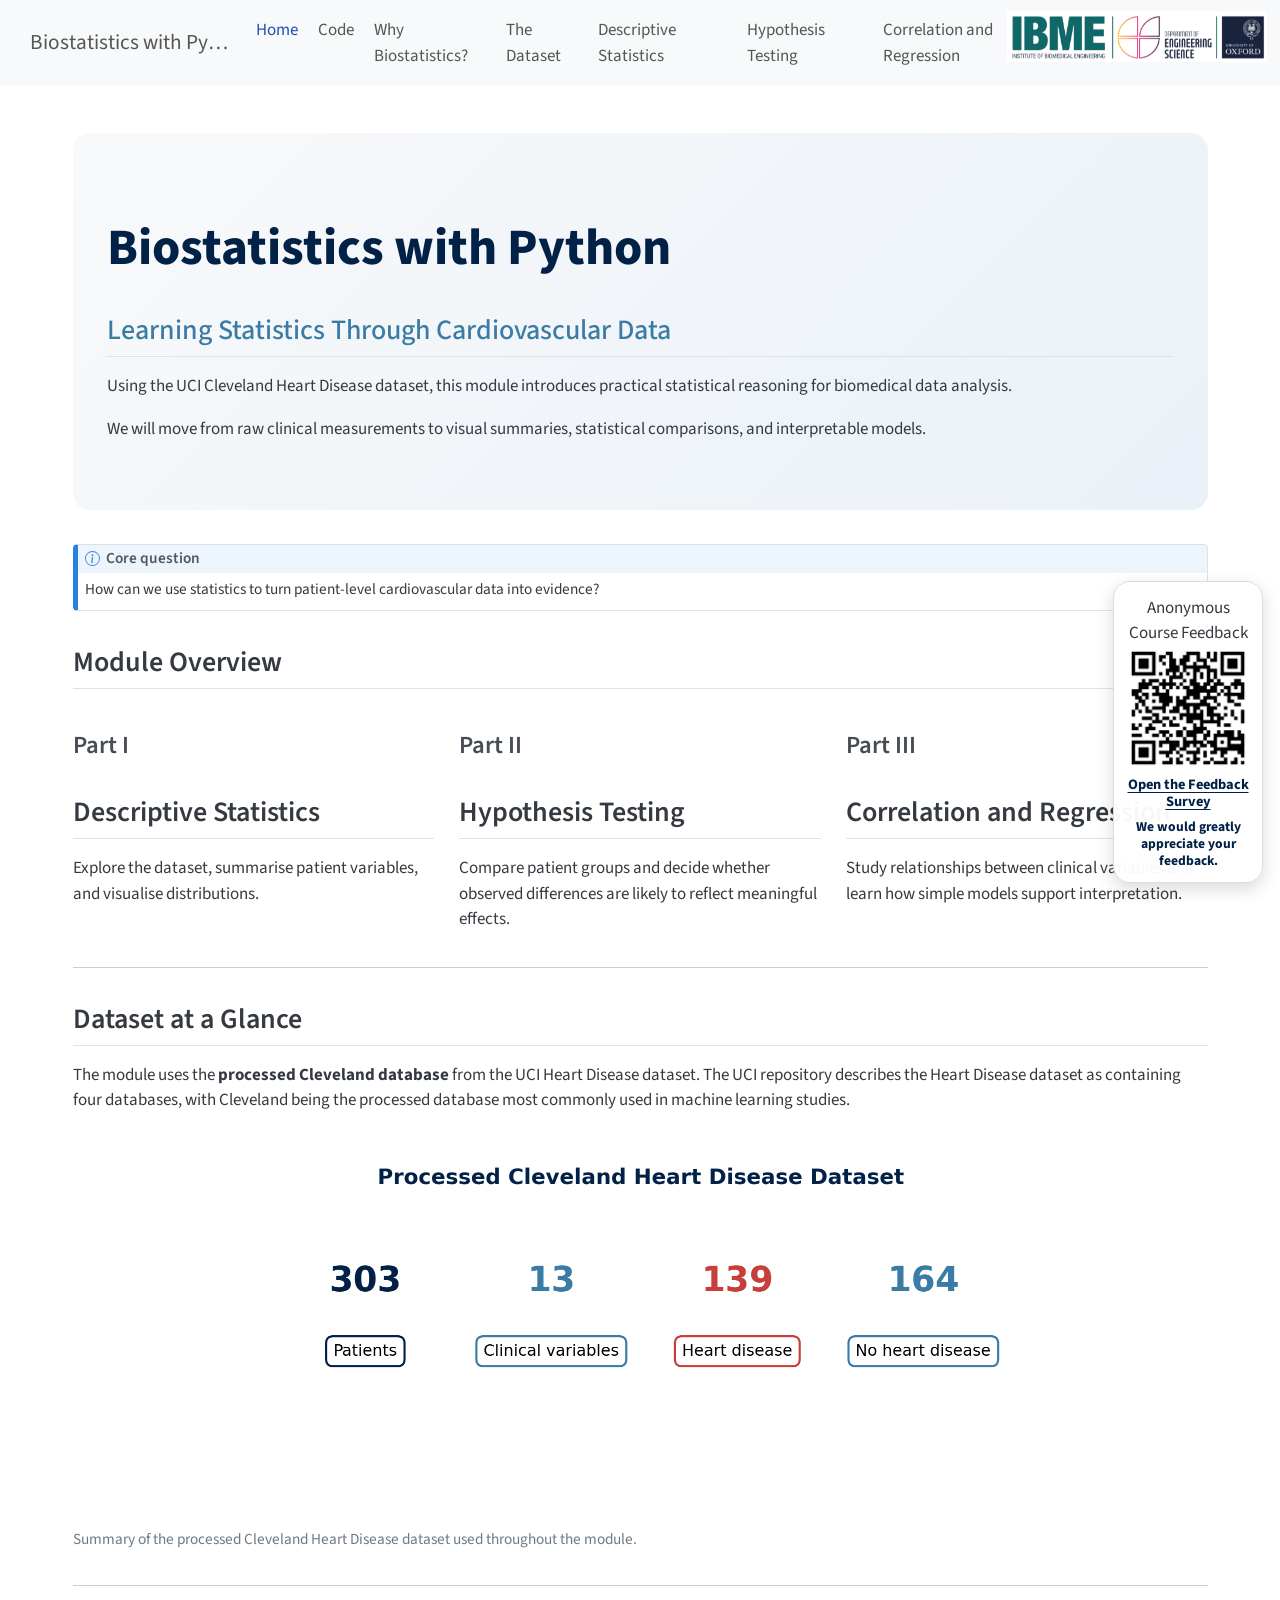
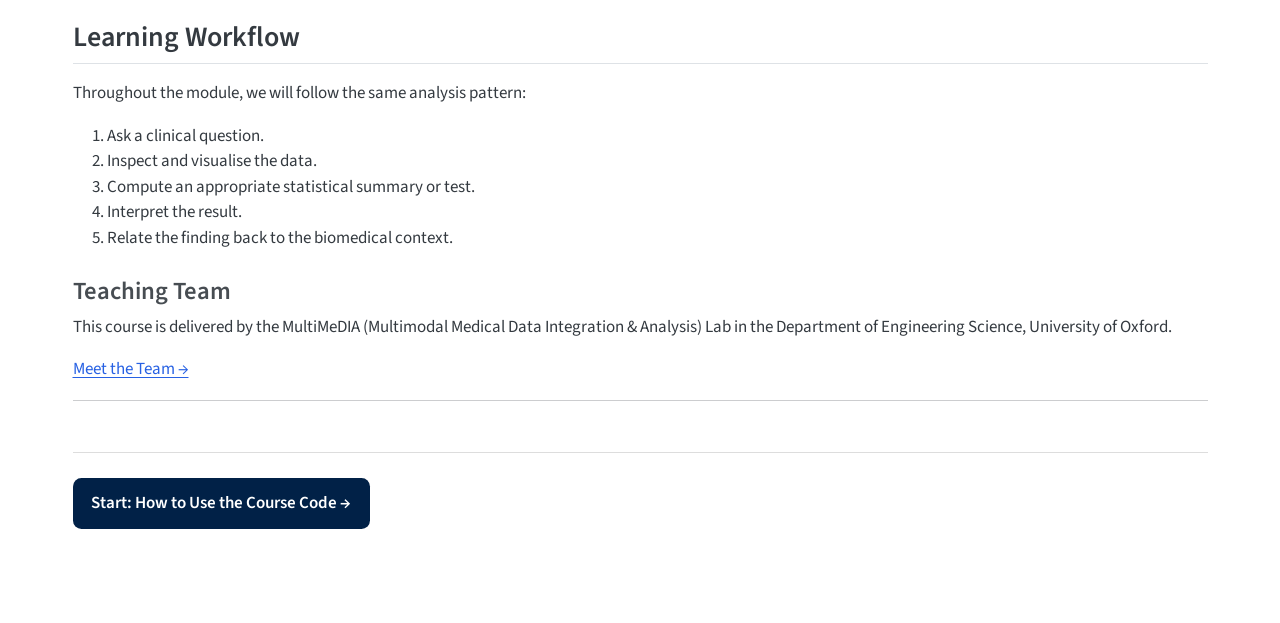
<file: docs/index.html>
<!DOCTYPE html>
<html xmlns="http://www.w3.org/1999/xhtml" lang="en" xml:lang="en"><head>

<meta charset="utf-8">
<meta name="generator" content="quarto-1.9.38">

<meta name="viewport" content="width=device-width, initial-scale=1.0, user-scalable=yes">


<title>Biostatistics with Python</title>
<style>
/* Default styles provided by pandoc.
** See https://pandoc.org/MANUAL.html#variables-for-html for config info.
*/
code{white-space: pre-wrap;}
span.smallcaps{font-variant: small-caps;}
div.columns{display: flex; gap: min(4vw, 1.5em);}
div.column{flex: auto; overflow-x: auto;}
div.hanging-indent{margin-left: 1.5em; text-indent: -1.5em;}
ul.task-list{list-style: none;}
ul.task-list li input[type="checkbox"] {
  width: 0.8em;
  margin: 0 0.8em 0.2em -1em; /* quarto-specific, see https://github.com/quarto-dev/quarto-cli/issues/4556 */ 
  vertical-align: middle;
}
</style>


<script src="site_libs/quarto-nav/quarto-nav.js"></script>
<script src="site_libs/quarto-nav/headroom.min.js"></script>
<script src="site_libs/clipboard/clipboard.min.js"></script>
<script src="site_libs/quarto-search/autocomplete.umd.js"></script>
<script src="site_libs/quarto-search/fuse.min.js"></script>
<script src="site_libs/quarto-search/quarto-search.js"></script>
<meta name="quarto:offset" content="./">
<script src="site_libs/quarto-html/quarto.js" type="module"></script>
<script src="site_libs/quarto-html/tabsets/tabsets.js" type="module"></script>
<script src="site_libs/quarto-html/popper.min.js"></script>
<script src="site_libs/quarto-html/tippy.umd.min.js"></script>
<script src="site_libs/quarto-html/anchor.min.js"></script>
<link href="site_libs/quarto-html/tippy.css" rel="stylesheet">
<link href="site_libs/quarto-html/quarto-syntax-highlighting-15634bcf2e68342d4ad2dfa704d543f6.css" rel="stylesheet" id="quarto-text-highlighting-styles">
<script src="site_libs/bootstrap/bootstrap.min.js"></script>
<link href="site_libs/bootstrap/bootstrap-icons.css" rel="stylesheet">
<link href="site_libs/bootstrap/bootstrap-a0f9fd0d421825b736dc1bbcbcba2219.min.css" rel="stylesheet" append-hash="true" id="quarto-bootstrap" data-mode="light">
<script id="quarto-search-options" type="application/json">{
  "location": "navbar",
  "copy-button": false,
  "collapse-after": 3,
  "panel-placement": "end",
  "type": "overlay",
  "limit": 50,
  "keyboard-shortcut": [
    "f",
    "/",
    "s"
  ],
  "show-item-context": false,
  "language": {
    "search-no-results-text": "No results",
    "search-matching-documents-text": "matching documents",
    "search-copy-link-title": "Copy link to search",
    "search-hide-matches-text": "Hide additional matches",
    "search-more-match-text": "more match in this document",
    "search-more-matches-text": "more matches in this document",
    "search-clear-button-title": "Clear",
    "search-text-placeholder": "",
    "search-detached-cancel-button-title": "Cancel",
    "search-submit-button-title": "Submit",
    "search-label": "Search"
  }
}</script>


<link rel="stylesheet" href="styles.css">
</head>

<body class="nav-fixed quarto-light">

<div id="quarto-search-results"></div>
  <header id="quarto-header" class="headroom fixed-top">
    <nav class="navbar navbar-expand-lg " data-bs-theme="dark">
      <div class="navbar-container container-fluid">
      <div class="navbar-brand-container mx-auto">
    <a class="navbar-brand" href="./index.html">
    <span class="navbar-title">Biostatistics with Python</span>
    </a>
  </div>
            <div id="quarto-search" class="" title="Search"></div>
          <button class="navbar-toggler" type="button" data-bs-toggle="collapse" data-bs-target="#navbarCollapse" aria-controls="navbarCollapse" role="menu" aria-expanded="false" aria-label="Toggle navigation" onclick="if (window.quartoToggleHeadroom) { window.quartoToggleHeadroom(); }">
  <span class="navbar-toggler-icon"></span>
</button>
          <div class="collapse navbar-collapse" id="navbarCollapse">
            <ul class="navbar-nav navbar-nav-scroll me-auto">
  <li class="nav-item">
    <a class="nav-link active" href="./index.html" aria-current="page"> 
<span class="menu-text">Home</span></a>
  </li>  
  <li class="nav-item">
    <a class="nav-link" href="./how-to-use-the-code.html"> 
<span class="menu-text">Code</span></a>
  </li>  
  <li class="nav-item">
    <a class="nav-link" href="./why-biostatistics.html"> 
<span class="menu-text">Why Biostatistics?</span></a>
  </li>  
  <li class="nav-item">
    <a class="nav-link" href="./meet-the-dataset.html"> 
<span class="menu-text">The Dataset</span></a>
  </li>  
  <li class="nav-item">
    <a class="nav-link" href="./descriptive-statistics.html"> 
<span class="menu-text">Descriptive Statistics</span></a>
  </li>  
  <li class="nav-item">
    <a class="nav-link" href="./hypothesis-testing.html"> 
<span class="menu-text">Hypothesis Testing</span></a>
  </li>  
  <li class="nav-item">
    <a class="nav-link" href="./correlation-regression.html"> 
<span class="menu-text">Correlation and Regression</span></a>
  </li>  
  <li class="nav-item">
    <a class="nav-link" href="./meet-the-team.html"> 
<span class="menu-text">Meet the Team</span></a>
  </li>  
  <li class="nav-item compact">
    <a class="nav-link" href="https://eng.ox.ac.uk/multimedia" target="_blank"> <i class="bi bi-globe" role="img">
</i> 
<span class="menu-text"></span></a>
  </li>  
</ul>
          </div> <!-- /navcollapse -->
            <div class="quarto-navbar-tools">
</div>
      </div> <!-- /container-fluid -->
    </nav>
</header>
<!-- content -->
<div id="quarto-content" class="quarto-container page-columns page-rows-contents page-layout-full page-navbar">
<!-- sidebar -->
<!-- margin-sidebar -->
    
<!-- main -->
<main class="content column-page" id="quarto-document-content"><header id="title-block-header" class="quarto-title-block"></header>




<section id="biostatistics-with-python" class="level1 hero-banner">
<h1>Biostatistics with Python</h1>
<section id="learning-statistics-through-cardiovascular-data" class="level2">
<h2 class="anchored" data-anchor-id="learning-statistics-through-cardiovascular-data">Learning Statistics Through Cardiovascular Data</h2>
<p>Using the UCI Cleveland Heart Disease dataset, this module introduces practical statistical reasoning for biomedical data analysis.</p>
<p>We will move from raw clinical measurements to visual summaries, statistical comparisons, and interpretable models.</p>
</section>
</section>
<div class="callout callout-style-default callout-note callout-titled" title="Core question">
<div class="callout-header d-flex align-content-center">
<div class="callout-icon-container">
<i class="callout-icon"></i>
</div>
<div class="callout-title-container flex-fill">
<span class="screen-reader-only">Note</span>Core question
</div>
</div>
<div class="callout-body-container callout-body">
<p>How can we use statistics to turn patient-level cardiovascular data into evidence?</p>
</div>
</div>
<section id="module-overview" class="level2">
<h2 class="anchored" data-anchor-id="module-overview">Module Overview</h2>
<div class="grid">
<div class="g-col-4">
<section id="part-i" class="level3">
<h3 class="anchored" data-anchor-id="part-i">Part I</h3>
</section>
<section id="descriptive-statistics" class="level2">
<h2 class="anchored" data-anchor-id="descriptive-statistics">Descriptive Statistics</h2>
<p>Explore the dataset, summarise patient variables, and visualise distributions.</p>
</section>
</div>
<div class="g-col-4">
<section id="part-ii" class="level3">
<h3 class="anchored" data-anchor-id="part-ii">Part II</h3>
</section>
<section id="hypothesis-testing" class="level2">
<h2 class="anchored" data-anchor-id="hypothesis-testing">Hypothesis Testing</h2>
<p>Compare patient groups and decide whether observed differences are likely to reflect meaningful effects.</p>
</section>
</div>
<div class="g-col-4">
<section id="part-iii" class="level3">
<h3 class="anchored" data-anchor-id="part-iii">Part III</h3>
</section>
<section id="correlation-and-regression" class="level2">
<h2 class="anchored" data-anchor-id="correlation-and-regression">Correlation and Regression</h2>
<p>Study relationships between clinical variables and learn how simple models support interpretation.</p>
</section>
</div>
</div>
<hr>
</section>
<section id="dataset-at-a-glance" class="level2">
<h2 class="anchored" data-anchor-id="dataset-at-a-glance">Dataset at a Glance</h2>
<p>The module uses the <strong>processed Cleveland database</strong> from the UCI Heart Disease dataset. The UCI repository describes the Heart Disease dataset as containing four databases, with Cleveland being the processed database most commonly used in machine learning studies.</p>
<div id="b04d8284" class="cell" data-execution_count="1">
<div class="cell-output cell-output-display">
<div class="quarto-figure quarto-figure-center">
<figure class="figure">
<p><img src="index_files/figure-html/cell-2-output-1.png" width="763" height="389" class="figure-img"></p>
<figcaption>Summary of the processed Cleveland Heart Disease dataset used throughout the module.</figcaption>
</figure>
</div>
</div>
</div>
<hr>
</section>
<section id="learning-workflow" class="level2">
<h2 class="anchored" data-anchor-id="learning-workflow">Learning Workflow</h2>
<p>Throughout the module, we will follow the same analysis pattern:</p>
<ol type="1">
<li>Ask a clinical question.</li>
<li>Inspect and visualise the data.</li>
<li>Compute an appropriate statistical summary or test.</li>
<li>Interpret the result.</li>
<li>Relate the finding back to the biomedical context.</li>
</ol>
<section id="teaching-team" class="level3">
<h3 class="anchored" data-anchor-id="teaching-team">Teaching Team</h3>
<p>This course is delivered by the MultiMeDIA (Multimodal Medical Data Integration &amp; Analysis) Lab in the Department of Engineering Science, University of Oxford.</p>
<div style="margin-top: 1rem;">
<p><a class="home-button" href="meet-the-team.html"> Meet the Team → </a></p>
</div>
<hr>
<div class="page-navigation column-page">
<p><a class="nav-button next" href="how-to-use-the-code.html">Start: How to Use the Course Code →</a></p>
</div>


</section>
</section>

</main> <!-- /main -->
<div class="feedback-qr-float">

    <div class="feedback-qr-header">

        Anonymous Course Feedback

    </div>



    <img src="image/Feedback_QR.png" alt="Course Feedback QR Code">





    <div class="feedback-qr-link">

        <a href="https://forms.office.com/e/cGmBbTxPtE" target="_blank" rel="noopener noreferrer">

            Open the Feedback Survey

        </a>

    </div>



    <div class="feedback-qr-note">

        <strong>We would greatly appreciate your feedback.</strong>

    </div>

</div>
<script id="quarto-html-after-body" type="application/javascript">
  window.document.addEventListener("DOMContentLoaded", function (event) {
    const icon = "";
    const anchorJS = new window.AnchorJS();
    anchorJS.options = {
      placement: 'right',
      icon: icon
    };
    anchorJS.add('.anchored');
    const isCodeAnnotation = (el) => {
      for (const clz of el.classList) {
        if (clz.startsWith('code-annotation-')) {                     
          return true;
        }
      }
      return false;
    }
    const onCopySuccess = function(e) {
      // button target
      const button = e.trigger;
      // don't keep focus
      button.blur();
      // flash "checked"
      button.classList.add('code-copy-button-checked');
      var currentTitle = button.getAttribute("title");
      button.setAttribute("title", "Copied!");
      let tooltip;
      if (window.bootstrap) {
        button.setAttribute("data-bs-toggle", "tooltip");
        button.setAttribute("data-bs-placement", "left");
        button.setAttribute("data-bs-title", "Copied!");
        tooltip = new bootstrap.Tooltip(button, 
          { trigger: "manual", 
            customClass: "code-copy-button-tooltip",
            offset: [0, -8]});
        tooltip.show();    
      }
      setTimeout(function() {
        if (tooltip) {
          tooltip.hide();
          button.removeAttribute("data-bs-title");
          button.removeAttribute("data-bs-toggle");
          button.removeAttribute("data-bs-placement");
        }
        button.setAttribute("title", currentTitle);
        button.classList.remove('code-copy-button-checked');
      }, 1000);
      // clear code selection
      e.clearSelection();
    }
    const getTextToCopy = function(trigger) {
      const outerScaffold = trigger.parentElement.cloneNode(true);
      const codeEl = outerScaffold.querySelector('code');
      for (const childEl of codeEl.children) {
        if (isCodeAnnotation(childEl)) {
          childEl.remove();
        }
      }
      return codeEl.innerText;
    }
    const clipboard = new window.ClipboardJS('.code-copy-button:not([data-in-quarto-modal])', {
      text: getTextToCopy
    });
    clipboard.on('success', onCopySuccess);
    if (window.document.getElementById('quarto-embedded-source-code-modal')) {
      const clipboardModal = new window.ClipboardJS('.code-copy-button[data-in-quarto-modal]', {
        text: getTextToCopy,
        container: window.document.getElementById('quarto-embedded-source-code-modal')
      });
      clipboardModal.on('success', onCopySuccess);
    }
      var localhostRegex = new RegExp(/^(?:http|https):\/\/localhost\:?[0-9]*\//);
      var mailtoRegex = new RegExp(/^mailto:/);
        var filterRegex = new RegExp("https:\/\/multimedia-oxford\.github\.io\/Biostatistics\/");
      var isInternal = (href) => {
          return filterRegex.test(href) || localhostRegex.test(href) || mailtoRegex.test(href);
      }
      // Inspect non-navigation links and adorn them if external
     var links = window.document.querySelectorAll('a[href]:not(.nav-link):not(.navbar-brand):not(.toc-action):not(.sidebar-link):not(.sidebar-item-toggle):not(.pagination-link):not(.no-external):not([aria-hidden]):not(.dropdown-item):not(.quarto-navigation-tool):not(.about-link)');
      for (var i=0; i<links.length; i++) {
        const link = links[i];
        if (!isInternal(link.href)) {
          // undo the damage that might have been done by quarto-nav.js in the case of
          // links that we want to consider external
          if (link.dataset.originalHref !== undefined) {
            link.href = link.dataset.originalHref;
          }
        }
      }
    function tippyHover(el, contentFn, onTriggerFn, onUntriggerFn) {
      const config = {
        allowHTML: true,
        maxWidth: 500,
        delay: 100,
        arrow: false,
        appendTo: function(el) {
            return el.parentElement;
        },
        interactive: true,
        interactiveBorder: 10,
        theme: 'quarto',
        placement: 'bottom-start',
      };
      if (contentFn) {
        config.content = contentFn;
      }
      if (onTriggerFn) {
        config.onTrigger = onTriggerFn;
      }
      if (onUntriggerFn) {
        config.onUntrigger = onUntriggerFn;
      }
      window.tippy(el, config); 
    }
    const noterefs = window.document.querySelectorAll('a[role="doc-noteref"]');
    for (var i=0; i<noterefs.length; i++) {
      const ref = noterefs[i];
      tippyHover(ref, function() {
        // use id or data attribute instead here
        let href = ref.getAttribute('data-footnote-href') || ref.getAttribute('href');
        try { href = new URL(href).hash; } catch {}
        const id = href.replace(/^#\/?/, "");
        const note = window.document.getElementById(id);
        if (note) {
          return note.innerHTML;
        } else {
          return "";
        }
      });
    }
    const xrefs = window.document.querySelectorAll('a.quarto-xref');
    const processXRef = (id, note) => {
      // Strip column container classes
      const stripColumnClz = (el) => {
        el.classList.remove("page-full", "page-columns");
        if (el.children) {
          for (const child of el.children) {
            stripColumnClz(child);
          }
        }
      }
      stripColumnClz(note)
      if (id === null || id.startsWith('sec-')) {
        // Special case sections, only their first couple elements
        const container = document.createElement("div");
        if (note.children && note.children.length > 2) {
          container.appendChild(note.children[0].cloneNode(true));
          for (let i = 1; i < note.children.length; i++) {
            const child = note.children[i];
            if (child.tagName === "P" && child.innerText === "") {
              continue;
            } else {
              container.appendChild(child.cloneNode(true));
              break;
            }
          }
          if (window.Quarto?.typesetMath) {
            window.Quarto.typesetMath(container);
          }
          return container.innerHTML
        } else {
          if (window.Quarto?.typesetMath) {
            window.Quarto.typesetMath(note);
          }
          return note.innerHTML;
        }
      } else {
        // Remove any anchor links if they are present
        const anchorLink = note.querySelector('a.anchorjs-link');
        if (anchorLink) {
          anchorLink.remove();
        }
        if (window.Quarto?.typesetMath) {
          window.Quarto.typesetMath(note);
        }
        if (note.classList.contains("callout")) {
          return note.outerHTML;
        } else {
          return note.innerHTML;
        }
      }
    }
    for (var i=0; i<xrefs.length; i++) {
      const xref = xrefs[i];
      tippyHover(xref, undefined, function(instance) {
        instance.disable();
        let url = xref.getAttribute('href');
        let hash = undefined; 
        if (url.startsWith('#')) {
          hash = url;
        } else {
          try { hash = new URL(url).hash; } catch {}
        }
        if (hash) {
          const id = hash.replace(/^#\/?/, "");
          const note = window.document.getElementById(id);
          if (note !== null) {
            try {
              const html = processXRef(id, note.cloneNode(true));
              instance.setContent(html);
            } finally {
              instance.enable();
              instance.show();
            }
          } else {
            // See if we can fetch this
            fetch(url.split('#')[0])
            .then(res => res.text())
            .then(html => {
              const parser = new DOMParser();
              const htmlDoc = parser.parseFromString(html, "text/html");
              const note = htmlDoc.getElementById(id);
              if (note !== null) {
                const html = processXRef(id, note);
                instance.setContent(html);
              } 
            }).finally(() => {
              instance.enable();
              instance.show();
            });
          }
        } else {
          // See if we can fetch a full url (with no hash to target)
          // This is a special case and we should probably do some content thinning / targeting
          fetch(url)
          .then(res => res.text())
          .then(html => {
            const parser = new DOMParser();
            const htmlDoc = parser.parseFromString(html, "text/html");
            const note = htmlDoc.querySelector('main.content');
            if (note !== null) {
              // This should only happen for chapter cross references
              // (since there is no id in the URL)
              // remove the first header
              if (note.children.length > 0 && note.children[0].tagName === "HEADER") {
                note.children[0].remove();
              }
              const html = processXRef(null, note);
              instance.setContent(html);
            } 
          }).finally(() => {
            instance.enable();
            instance.show();
          });
        }
      }, function(instance) {
      });
    }
        let selectedAnnoteEl;
        const selectorForAnnotation = ( cell, annotation) => {
          let cellAttr = 'data-code-cell="' + cell + '"';
          let lineAttr = 'data-code-annotation="' +  annotation + '"';
          const selector = 'span[' + cellAttr + '][' + lineAttr + ']';
          return selector;
        }
        const selectCodeLines = (annoteEl) => {
          const doc = window.document;
          const targetCell = annoteEl.getAttribute("data-target-cell");
          const targetAnnotation = annoteEl.getAttribute("data-target-annotation");
          const annoteSpan = window.document.querySelector(selectorForAnnotation(targetCell, targetAnnotation));
          const lines = annoteSpan.getAttribute("data-code-lines").split(",");
          const lineIds = lines.map((line) => {
            return targetCell + "-" + line;
          })
          let top = null;
          let height = null;
          let parent = null;
          if (lineIds.length > 0) {
              //compute the position of the single el (top and bottom and make a div)
              const el = window.document.getElementById(lineIds[0]);
              top = el.offsetTop;
              height = el.offsetHeight;
              parent = el.parentElement.parentElement;
            if (lineIds.length > 1) {
              const lastEl = window.document.getElementById(lineIds[lineIds.length - 1]);
              const bottom = lastEl.offsetTop + lastEl.offsetHeight;
              height = bottom - top;
            }
            if (top !== null && height !== null && parent !== null) {
              // cook up a div (if necessary) and position it 
              let div = window.document.getElementById("code-annotation-line-highlight");
              if (div === null) {
                div = window.document.createElement("div");
                div.setAttribute("id", "code-annotation-line-highlight");
                div.style.position = 'absolute';
                parent.appendChild(div);
              }
              div.style.top = top - 2 + "px";
              div.style.height = height + 4 + "px";
              div.style.left = 0;
              let gutterDiv = window.document.getElementById("code-annotation-line-highlight-gutter");
              if (gutterDiv === null) {
                gutterDiv = window.document.createElement("div");
                gutterDiv.setAttribute("id", "code-annotation-line-highlight-gutter");
                gutterDiv.style.position = 'absolute';
                const codeCell = window.document.getElementById(targetCell);
                const gutter = codeCell.querySelector('.code-annotation-gutter');
                gutter.appendChild(gutterDiv);
              }
              gutterDiv.style.top = top - 2 + "px";
              gutterDiv.style.height = height + 4 + "px";
            }
            selectedAnnoteEl = annoteEl;
          }
        };
        const unselectCodeLines = () => {
          const elementsIds = ["code-annotation-line-highlight", "code-annotation-line-highlight-gutter"];
          elementsIds.forEach((elId) => {
            const div = window.document.getElementById(elId);
            if (div) {
              div.remove();
            }
          });
          selectedAnnoteEl = undefined;
        };
          // Handle positioning of the toggle
      window.addEventListener(
        "resize",
        throttle(() => {
          elRect = undefined;
          if (selectedAnnoteEl) {
            selectCodeLines(selectedAnnoteEl);
          }
        }, 10)
      );
      function throttle(fn, ms) {
      let throttle = false;
      let timer;
        return (...args) => {
          if(!throttle) { // first call gets through
              fn.apply(this, args);
              throttle = true;
          } else { // all the others get throttled
              if(timer) clearTimeout(timer); // cancel #2
              timer = setTimeout(() => {
                fn.apply(this, args);
                timer = throttle = false;
              }, ms);
          }
        };
      }
        // Attach click handler to the DT
        const annoteDls = window.document.querySelectorAll('dt[data-target-cell]');
        for (const annoteDlNode of annoteDls) {
          annoteDlNode.addEventListener('click', (event) => {
            const clickedEl = event.target;
            if (clickedEl !== selectedAnnoteEl) {
              unselectCodeLines();
              const activeEl = window.document.querySelector('dt[data-target-cell].code-annotation-active');
              if (activeEl) {
                activeEl.classList.remove('code-annotation-active');
              }
              selectCodeLines(clickedEl);
              clickedEl.classList.add('code-annotation-active');
            } else {
              // Unselect the line
              unselectCodeLines();
              clickedEl.classList.remove('code-annotation-active');
            }
          });
        }
    const findCites = (el) => {
      const parentEl = el.parentElement;
      if (parentEl) {
        const cites = parentEl.dataset.cites;
        if (cites) {
          return {
            el,
            cites: cites.split(' ')
          };
        } else {
          return findCites(el.parentElement)
        }
      } else {
        return undefined;
      }
    };
    var bibliorefs = window.document.querySelectorAll('a[role="doc-biblioref"]');
    for (var i=0; i<bibliorefs.length; i++) {
      const ref = bibliorefs[i];
      const citeInfo = findCites(ref);
      if (citeInfo) {
        tippyHover(citeInfo.el, function() {
          var popup = window.document.createElement('div');
          citeInfo.cites.forEach(function(cite) {
            var citeDiv = window.document.createElement('div');
            citeDiv.classList.add('hanging-indent');
            citeDiv.classList.add('csl-entry');
            var biblioDiv = window.document.getElementById('ref-' + cite);
            if (biblioDiv) {
              citeDiv.innerHTML = biblioDiv.innerHTML;
            }
            popup.appendChild(citeDiv);
          });
          return popup.innerHTML;
        });
      }
    }
  });
  </script>
</div> <!-- /content -->




</body></html>
</file>
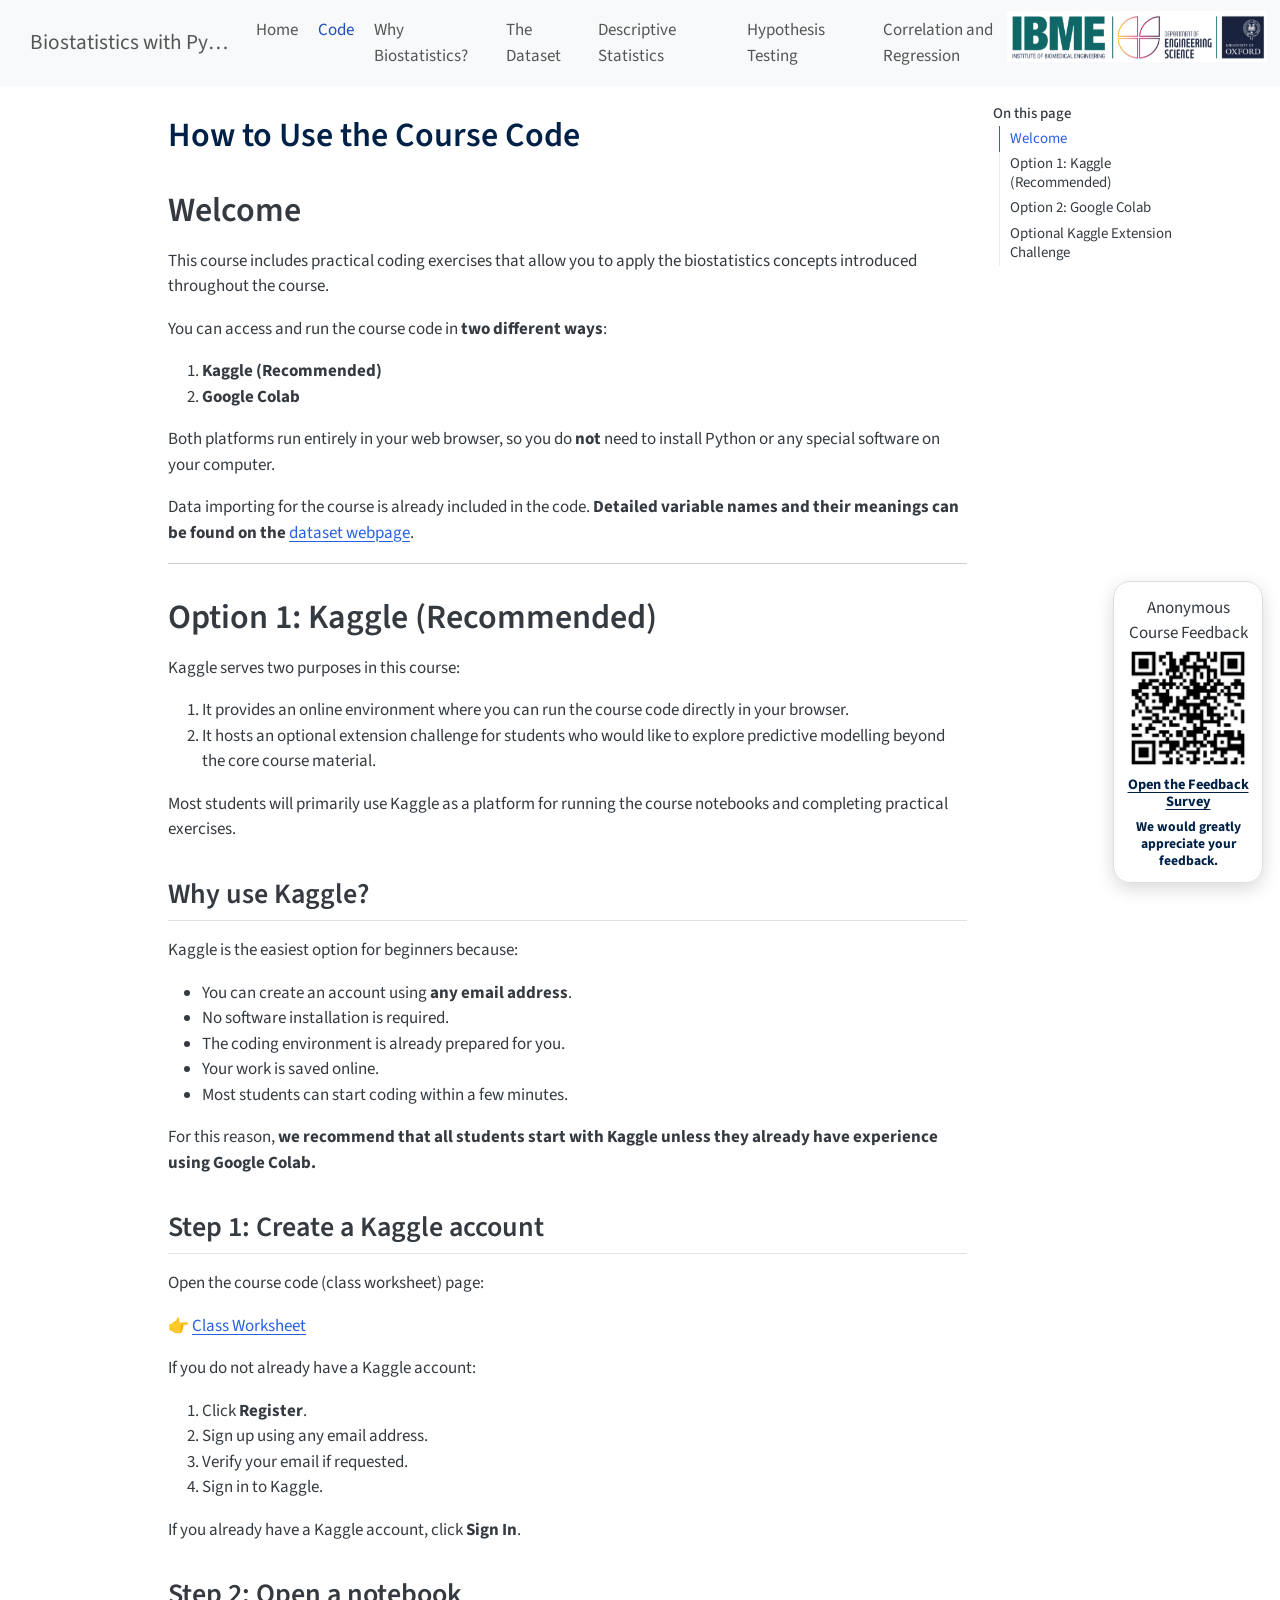
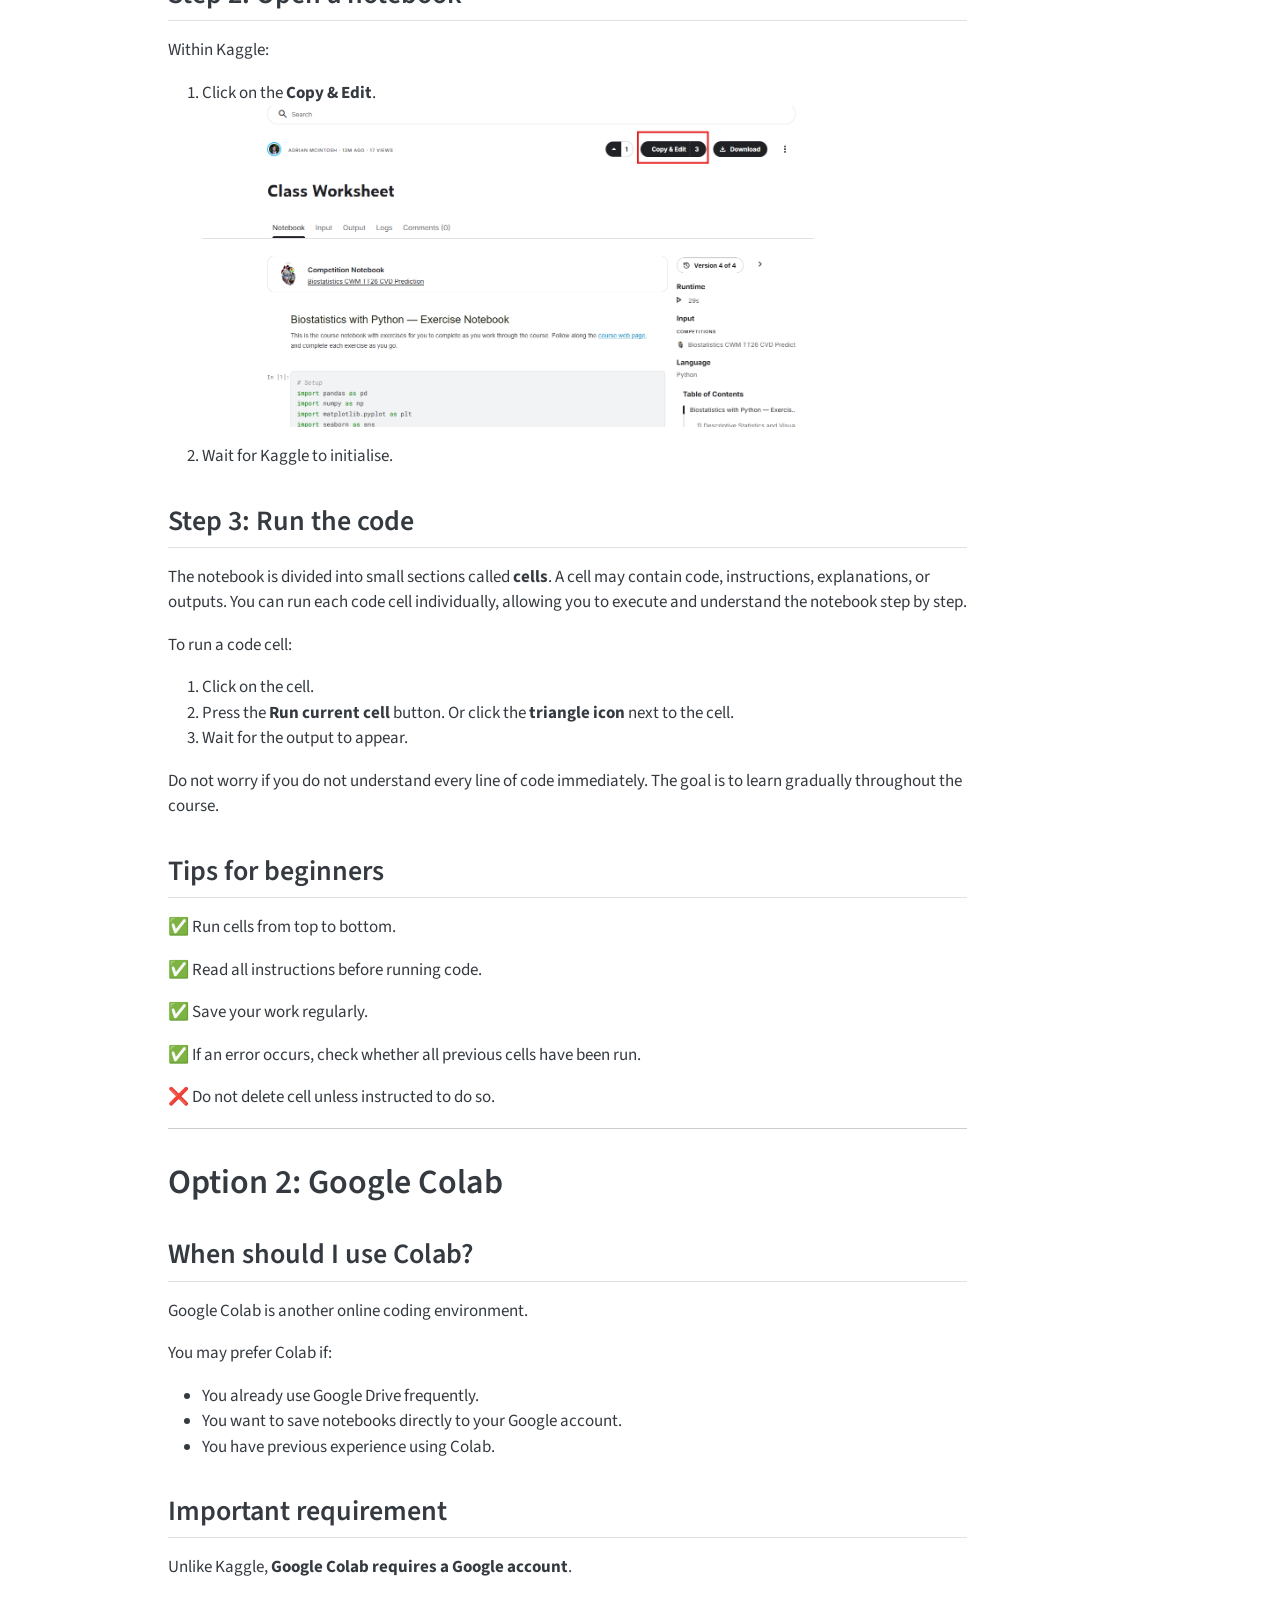
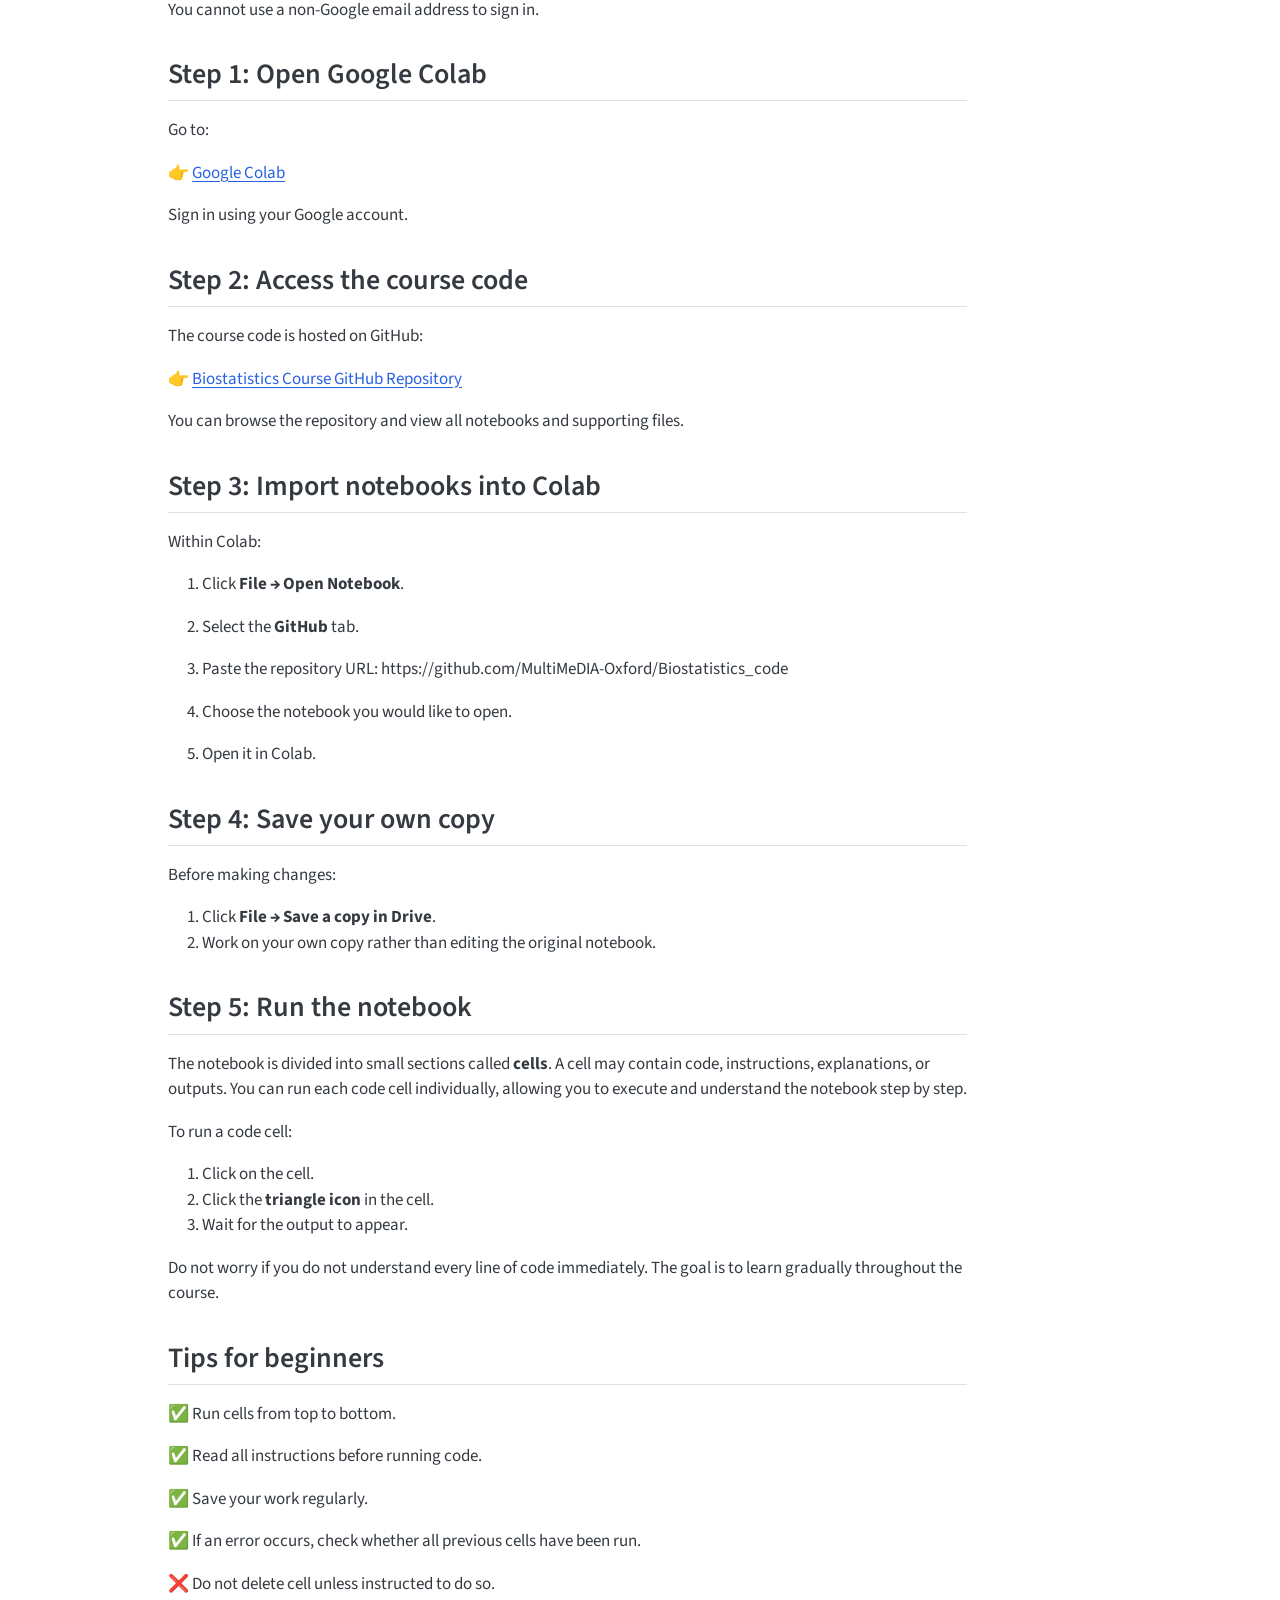
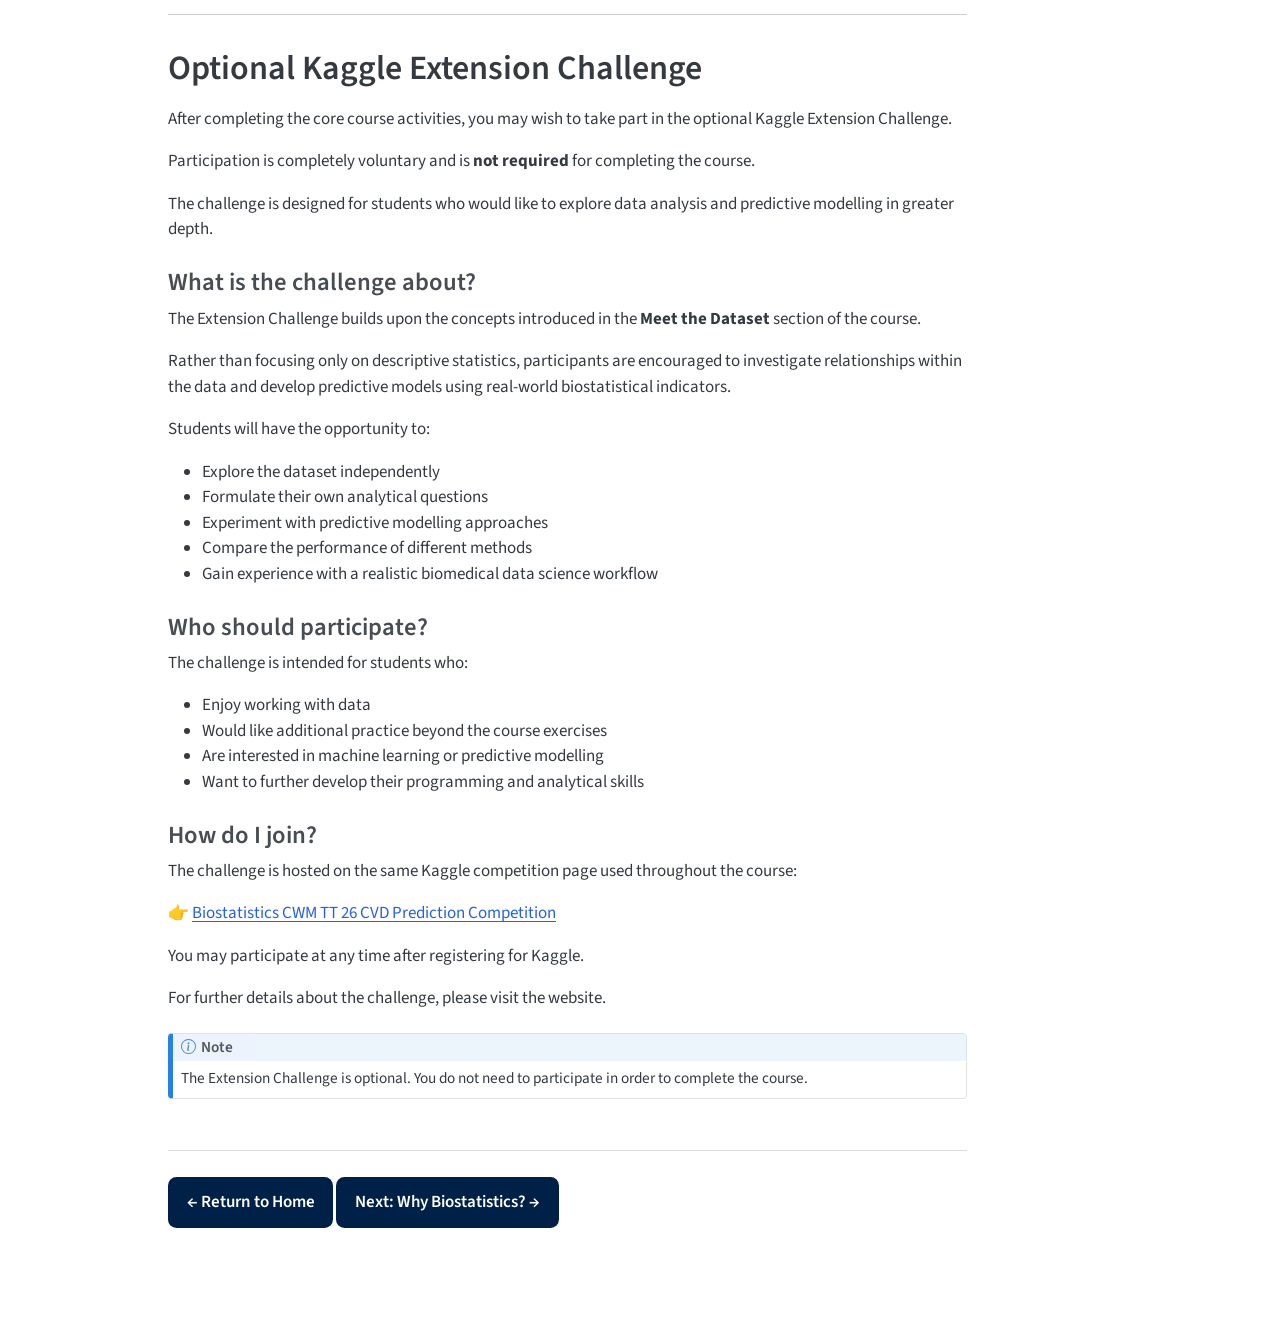
<file: docs/how-to-use-the-code.html>
<!DOCTYPE html>
<html xmlns="http://www.w3.org/1999/xhtml" lang="en" xml:lang="en"><head>

<meta charset="utf-8">
<meta name="generator" content="quarto-1.9.38">

<meta name="viewport" content="width=device-width, initial-scale=1.0, user-scalable=yes">


<title>How to Use the Course Code – Biostatistics with Python</title>
<style>
/* Default styles provided by pandoc.
** See https://pandoc.org/MANUAL.html#variables-for-html for config info.
*/
code{white-space: pre-wrap;}
span.smallcaps{font-variant: small-caps;}
div.columns{display: flex; gap: min(4vw, 1.5em);}
div.column{flex: auto; overflow-x: auto;}
div.hanging-indent{margin-left: 1.5em; text-indent: -1.5em;}
ul.task-list{list-style: none;}
ul.task-list li input[type="checkbox"] {
  width: 0.8em;
  margin: 0 0.8em 0.2em -1em; /* quarto-specific, see https://github.com/quarto-dev/quarto-cli/issues/4556 */ 
  vertical-align: middle;
}
</style>


<script src="site_libs/quarto-nav/quarto-nav.js"></script>
<script src="site_libs/quarto-nav/headroom.min.js"></script>
<script src="site_libs/clipboard/clipboard.min.js"></script>
<script src="site_libs/quarto-search/autocomplete.umd.js"></script>
<script src="site_libs/quarto-search/fuse.min.js"></script>
<script src="site_libs/quarto-search/quarto-search.js"></script>
<meta name="quarto:offset" content="./">
<script src="site_libs/quarto-html/quarto.js" type="module"></script>
<script src="site_libs/quarto-html/tabsets/tabsets.js" type="module"></script>
<script src="site_libs/quarto-html/popper.min.js"></script>
<script src="site_libs/quarto-html/tippy.umd.min.js"></script>
<script src="site_libs/quarto-html/anchor.min.js"></script>
<link href="site_libs/quarto-html/tippy.css" rel="stylesheet">
<link href="site_libs/quarto-html/quarto-syntax-highlighting-15634bcf2e68342d4ad2dfa704d543f6.css" rel="stylesheet" id="quarto-text-highlighting-styles">
<script src="site_libs/bootstrap/bootstrap.min.js"></script>
<link href="site_libs/bootstrap/bootstrap-icons.css" rel="stylesheet">
<link href="site_libs/bootstrap/bootstrap-a0f9fd0d421825b736dc1bbcbcba2219.min.css" rel="stylesheet" append-hash="true" id="quarto-bootstrap" data-mode="light">
<script id="quarto-search-options" type="application/json">{
  "location": "navbar",
  "copy-button": false,
  "collapse-after": 3,
  "panel-placement": "end",
  "type": "overlay",
  "limit": 50,
  "keyboard-shortcut": [
    "f",
    "/",
    "s"
  ],
  "show-item-context": false,
  "language": {
    "search-no-results-text": "No results",
    "search-matching-documents-text": "matching documents",
    "search-copy-link-title": "Copy link to search",
    "search-hide-matches-text": "Hide additional matches",
    "search-more-match-text": "more match in this document",
    "search-more-matches-text": "more matches in this document",
    "search-clear-button-title": "Clear",
    "search-text-placeholder": "",
    "search-detached-cancel-button-title": "Cancel",
    "search-submit-button-title": "Submit",
    "search-label": "Search"
  }
}</script>


<link rel="stylesheet" href="styles.css">
</head>

<body class="nav-fixed quarto-light">

<div id="quarto-search-results"></div>
  <header id="quarto-header" class="headroom fixed-top">
    <nav class="navbar navbar-expand-lg " data-bs-theme="dark">
      <div class="navbar-container container-fluid">
      <div class="navbar-brand-container mx-auto">
    <a class="navbar-brand" href="./index.html">
    <span class="navbar-title">Biostatistics with Python</span>
    </a>
  </div>
            <div id="quarto-search" class="" title="Search"></div>
          <button class="navbar-toggler" type="button" data-bs-toggle="collapse" data-bs-target="#navbarCollapse" aria-controls="navbarCollapse" role="menu" aria-expanded="false" aria-label="Toggle navigation" onclick="if (window.quartoToggleHeadroom) { window.quartoToggleHeadroom(); }">
  <span class="navbar-toggler-icon"></span>
</button>
          <div class="collapse navbar-collapse" id="navbarCollapse">
            <ul class="navbar-nav navbar-nav-scroll me-auto">
  <li class="nav-item">
    <a class="nav-link" href="./index.html"> 
<span class="menu-text">Home</span></a>
  </li>  
  <li class="nav-item">
    <a class="nav-link active" href="./how-to-use-the-code.html" aria-current="page"> 
<span class="menu-text">Code</span></a>
  </li>  
  <li class="nav-item">
    <a class="nav-link" href="./why-biostatistics.html"> 
<span class="menu-text">Why Biostatistics?</span></a>
  </li>  
  <li class="nav-item">
    <a class="nav-link" href="./meet-the-dataset.html"> 
<span class="menu-text">The Dataset</span></a>
  </li>  
  <li class="nav-item">
    <a class="nav-link" href="./descriptive-statistics.html"> 
<span class="menu-text">Descriptive Statistics</span></a>
  </li>  
  <li class="nav-item">
    <a class="nav-link" href="./hypothesis-testing.html"> 
<span class="menu-text">Hypothesis Testing</span></a>
  </li>  
  <li class="nav-item">
    <a class="nav-link" href="./correlation-regression.html"> 
<span class="menu-text">Correlation and Regression</span></a>
  </li>  
  <li class="nav-item">
    <a class="nav-link" href="./meet-the-team.html"> 
<span class="menu-text">Meet the Team</span></a>
  </li>  
  <li class="nav-item compact">
    <a class="nav-link" href="https://eng.ox.ac.uk/multimedia" target="_blank"> <i class="bi bi-globe" role="img">
</i> 
<span class="menu-text"></span></a>
  </li>  
</ul>
          </div> <!-- /navcollapse -->
            <div class="quarto-navbar-tools">
</div>
      </div> <!-- /container-fluid -->
    </nav>
</header>
<!-- content -->
<div id="quarto-content" class="quarto-container page-columns page-rows-contents page-layout-article page-navbar">
<!-- sidebar -->
<!-- margin-sidebar -->
    <div id="quarto-margin-sidebar" class="sidebar margin-sidebar">
        <nav id="TOC" role="doc-toc" class="toc-active">
    <h2 id="toc-title">On this page</h2>
   
  <ul class="collapse">
  <li><a href="#welcome" id="toc-welcome" class="nav-link active" data-scroll-target="#welcome">Welcome</a></li>
  <li><a href="#option-1-kaggle-recommended" id="toc-option-1-kaggle-recommended" class="nav-link" data-scroll-target="#option-1-kaggle-recommended">Option 1: Kaggle (Recommended)</a>
  <ul class="collapse">
  <li><a href="#why-use-kaggle" id="toc-why-use-kaggle" class="nav-link" data-scroll-target="#why-use-kaggle">Why use Kaggle?</a></li>
  <li><a href="#step-1-create-a-kaggle-account" id="toc-step-1-create-a-kaggle-account" class="nav-link" data-scroll-target="#step-1-create-a-kaggle-account">Step 1: Create a Kaggle account</a></li>
  <li><a href="#step-2-open-a-notebook" id="toc-step-2-open-a-notebook" class="nav-link" data-scroll-target="#step-2-open-a-notebook">Step 2: Open a notebook</a></li>
  <li><a href="#step-3-run-the-code" id="toc-step-3-run-the-code" class="nav-link" data-scroll-target="#step-3-run-the-code">Step 3: Run the code</a></li>
  <li><a href="#tips-for-beginners" id="toc-tips-for-beginners" class="nav-link" data-scroll-target="#tips-for-beginners">Tips for beginners</a></li>
  </ul></li>
  <li><a href="#option-2-google-colab" id="toc-option-2-google-colab" class="nav-link" data-scroll-target="#option-2-google-colab">Option 2: Google Colab</a>
  <ul class="collapse">
  <li><a href="#when-should-i-use-colab" id="toc-when-should-i-use-colab" class="nav-link" data-scroll-target="#when-should-i-use-colab">When should I use Colab?</a></li>
  <li><a href="#important-requirement" id="toc-important-requirement" class="nav-link" data-scroll-target="#important-requirement">Important requirement</a></li>
  <li><a href="#step-1-open-google-colab" id="toc-step-1-open-google-colab" class="nav-link" data-scroll-target="#step-1-open-google-colab">Step 1: Open Google Colab</a></li>
  <li><a href="#step-2-access-the-course-code" id="toc-step-2-access-the-course-code" class="nav-link" data-scroll-target="#step-2-access-the-course-code">Step 2: Access the course code</a></li>
  <li><a href="#step-3-import-notebooks-into-colab" id="toc-step-3-import-notebooks-into-colab" class="nav-link" data-scroll-target="#step-3-import-notebooks-into-colab">Step 3: Import notebooks into Colab</a></li>
  <li><a href="#step-4-save-your-own-copy" id="toc-step-4-save-your-own-copy" class="nav-link" data-scroll-target="#step-4-save-your-own-copy">Step 4: Save your own copy</a></li>
  <li><a href="#step-5-run-the-notebook" id="toc-step-5-run-the-notebook" class="nav-link" data-scroll-target="#step-5-run-the-notebook">Step 5: Run the notebook</a></li>
  <li><a href="#tips-for-beginners-1" id="toc-tips-for-beginners-1" class="nav-link" data-scroll-target="#tips-for-beginners-1">Tips for beginners</a></li>
  </ul></li>
  <li><a href="#optional-kaggle-extension-challenge" id="toc-optional-kaggle-extension-challenge" class="nav-link" data-scroll-target="#optional-kaggle-extension-challenge">Optional Kaggle Extension Challenge</a></li>
  </ul>
</nav>
    </div>
<!-- main -->
<main class="content" id="quarto-document-content">

<header id="title-block-header" class="quarto-title-block default">
<div class="quarto-title">
<h1 class="title">How to Use the Course Code</h1>
</div>



<div class="quarto-title-meta">

    
  
    
  </div>
  


</header>


<section id="welcome" class="level1">
<h1>Welcome</h1>
<p>This course includes practical coding exercises that allow you to apply the biostatistics concepts introduced throughout the course.</p>
<p>You can access and run the course code in <strong>two different ways</strong>:</p>
<ol type="1">
<li><strong>Kaggle (Recommended)</strong></li>
<li><strong>Google Colab</strong></li>
</ol>
<p>Both platforms run entirely in your web browser, so you do <strong>not</strong> need to install Python or any special software on your computer.</p>
<p>Data importing for the course is already included in the code. <strong>Detailed variable names and their meanings can be found on the <a href="meet-the-dataset.html#understanding-the-variables">dataset webpage</a></strong>.</p>
<hr>
</section>
<section id="option-1-kaggle-recommended" class="level1">
<h1>Option 1: Kaggle (Recommended)</h1>
<p>Kaggle serves two purposes in this course:</p>
<ol type="1">
<li>It provides an online environment where you can run the course code directly in your browser.</li>
<li>It hosts an optional extension challenge for students who would like to explore predictive modelling beyond the core course material.</li>
</ol>
<p>Most students will primarily use Kaggle as a platform for running the course notebooks and completing practical exercises.</p>
<section id="why-use-kaggle" class="level2">
<h2 class="anchored" data-anchor-id="why-use-kaggle">Why use Kaggle?</h2>
<p>Kaggle is the easiest option for beginners because:</p>
<ul>
<li>You can create an account using <strong>any email address</strong>.</li>
<li>No software installation is required.</li>
<li>The coding environment is already prepared for you.</li>
<li>Your work is saved online.</li>
<li>Most students can start coding within a few minutes.</li>
</ul>
<p>For this reason, <strong>we recommend that all students start with Kaggle unless they already have experience using Google Colab.</strong></p>
</section>
<section id="step-1-create-a-kaggle-account" class="level2">
<h2 class="anchored" data-anchor-id="step-1-create-a-kaggle-account">Step 1: Create a Kaggle account</h2>
<p>Open the course code (class worksheet) page:</p>
<p>👉 <strong><a href="https://www.kaggle.com/code/adriandmcintosh/class-worksheet" target="_blank" rel="noopener noreferrer">Class Worksheet</a></strong></p>
<p>If you do not already have a Kaggle account:</p>
<ol type="1">
<li>Click <strong>Register</strong>.</li>
<li>Sign up using any email address.</li>
<li>Verify your email if requested.</li>
<li>Sign in to Kaggle.</li>
</ol>
<p>If you already have a Kaggle account, click <strong>Sign In</strong>.</p>
</section>
<section id="step-2-open-a-notebook" class="level2">
<h2 class="anchored" data-anchor-id="step-2-open-a-notebook">Step 2: Open a notebook</h2>
<p>Within Kaggle:</p>
<ol type="1">
<li>Click on the <strong>Copy &amp; Edit</strong>. <img src="image/code.png" class="img-fluid quarto-figure quarto-figure-center" style="width:80.0%"></li>
<li>Wait for Kaggle to initialise.</li>
</ol>
</section>
<section id="step-3-run-the-code" class="level2">
<h2 class="anchored" data-anchor-id="step-3-run-the-code">Step 3: Run the code</h2>
<p>The notebook is divided into small sections called <strong>cells</strong>. A cell may contain code, instructions, explanations, or outputs. You can run each code cell individually, allowing you to execute and understand the notebook step by step.</p>
<p>To run a code cell:</p>
<ol type="1">
<li>Click on the cell.</li>
<li>Press the <strong>Run current cell</strong> button. Or click the <strong>triangle icon</strong> next to the cell.</li>
<li>Wait for the output to appear.</li>
</ol>
<p>Do not worry if you do not understand every line of code immediately. The goal is to learn gradually throughout the course.</p>
</section>
<section id="tips-for-beginners" class="level2">
<h2 class="anchored" data-anchor-id="tips-for-beginners">Tips for beginners</h2>
<p>✅ Run cells from top to bottom.</p>
<p>✅ Read all instructions before running code.</p>
<p>✅ Save your work regularly.</p>
<p>✅ If an error occurs, check whether all previous cells have been run.</p>
<p>❌ Do not delete cell unless instructed to do so.</p>
<hr>
</section>
</section>
<section id="option-2-google-colab" class="level1">
<h1>Option 2: Google Colab</h1>
<section id="when-should-i-use-colab" class="level2">
<h2 class="anchored" data-anchor-id="when-should-i-use-colab">When should I use Colab?</h2>
<p>Google Colab is another online coding environment.</p>
<p>You may prefer Colab if:</p>
<ul>
<li>You already use Google Drive frequently.</li>
<li>You want to save notebooks directly to your Google account.</li>
<li>You have previous experience using Colab.</li>
</ul>
</section>
<section id="important-requirement" class="level2">
<h2 class="anchored" data-anchor-id="important-requirement">Important requirement</h2>
<p>Unlike Kaggle, <strong>Google Colab requires a Google account</strong>.</p>
<p>You cannot use a non-Google email address to sign in.</p>
</section>
<section id="step-1-open-google-colab" class="level2">
<h2 class="anchored" data-anchor-id="step-1-open-google-colab">Step 1: Open Google Colab</h2>
<p>Go to:</p>
<p>👉 <strong><a href="https://colab.research.google.com/" target="_blank" rel="noopener noreferrer">Google Colab</a></strong></p>
<p>Sign in using your Google account.</p>
</section>
<section id="step-2-access-the-course-code" class="level2">
<h2 class="anchored" data-anchor-id="step-2-access-the-course-code">Step 2: Access the course code</h2>
<p>The course code is hosted on GitHub:</p>
<p>👉 <strong><a href="https://github.com/MultiMeDIA-Oxford/Biostatistics_code" target="_blank" rel="noopener noreferrer">Biostatistics Course GitHub Repository</a></strong></p>
<p>You can browse the repository and view all notebooks and supporting files.</p>
</section>
<section id="step-3-import-notebooks-into-colab" class="level2">
<h2 class="anchored" data-anchor-id="step-3-import-notebooks-into-colab">Step 3: Import notebooks into Colab</h2>
<p>Within Colab:</p>
<ol type="1">
<li><p>Click <strong>File → Open Notebook</strong>.</p></li>
<li><p>Select the <strong>GitHub</strong> tab.</p></li>
<li><p>Paste the repository URL: https://github.com/MultiMeDIA-Oxford/Biostatistics_code</p></li>
<li><p>Choose the notebook you would like to open.</p></li>
<li><p>Open it in Colab.</p></li>
</ol>
</section>
<section id="step-4-save-your-own-copy" class="level2">
<h2 class="anchored" data-anchor-id="step-4-save-your-own-copy">Step 4: Save your own copy</h2>
<p>Before making changes:</p>
<ol type="1">
<li>Click <strong>File → Save a copy in Drive</strong>.</li>
<li>Work on your own copy rather than editing the original notebook.</li>
</ol>
</section>
<section id="step-5-run-the-notebook" class="level2">
<h2 class="anchored" data-anchor-id="step-5-run-the-notebook">Step 5: Run the notebook</h2>
<p>The notebook is divided into small sections called <strong>cells</strong>. A cell may contain code, instructions, explanations, or outputs. You can run each code cell individually, allowing you to execute and understand the notebook step by step.</p>
<p>To run a code cell:</p>
<ol type="1">
<li>Click on the cell.</li>
<li>Click the <strong>triangle icon</strong> in the cell.</li>
<li>Wait for the output to appear.</li>
</ol>
<p>Do not worry if you do not understand every line of code immediately. The goal is to learn gradually throughout the course.</p>
</section>
<section id="tips-for-beginners-1" class="level2">
<h2 class="anchored" data-anchor-id="tips-for-beginners-1">Tips for beginners</h2>
<p>✅ Run cells from top to bottom.</p>
<p>✅ Read all instructions before running code.</p>
<p>✅ Save your work regularly.</p>
<p>✅ If an error occurs, check whether all previous cells have been run.</p>
<p>❌ Do not delete cell unless instructed to do so.</p>
<hr>
</section>
</section>
<section id="optional-kaggle-extension-challenge" class="level1">
<h1>Optional Kaggle Extension Challenge</h1>
<p>After completing the core course activities, you may wish to take part in the optional Kaggle Extension Challenge.</p>
<p>Participation is completely voluntary and is <strong>not required</strong> for completing the course.</p>
<p>The challenge is designed for students who would like to explore data analysis and predictive modelling in greater depth.</p>
<section id="what-is-the-challenge-about" class="level3">
<h3 class="anchored" data-anchor-id="what-is-the-challenge-about">What is the challenge about?</h3>
<p>The Extension Challenge builds upon the concepts introduced in the <strong>Meet the Dataset</strong> section of the course.</p>
<p>Rather than focusing only on descriptive statistics, participants are encouraged to investigate relationships within the data and develop predictive models using real-world biostatistical indicators.</p>
<p>Students will have the opportunity to:</p>
<ul>
<li>Explore the dataset independently</li>
<li>Formulate their own analytical questions</li>
<li>Experiment with predictive modelling approaches</li>
<li>Compare the performance of different methods</li>
<li>Gain experience with a realistic biomedical data science workflow</li>
</ul>
</section>
<section id="who-should-participate" class="level3">
<h3 class="anchored" data-anchor-id="who-should-participate">Who should participate?</h3>
<p>The challenge is intended for students who:</p>
<ul>
<li>Enjoy working with data</li>
<li>Would like additional practice beyond the course exercises</li>
<li>Are interested in machine learning or predictive modelling</li>
<li>Want to further develop their programming and analytical skills</li>
</ul>
</section>
<section id="how-do-i-join" class="level3">
<h3 class="anchored" data-anchor-id="how-do-i-join">How do I join?</h3>
<p>The challenge is hosted on the same Kaggle competition page used throughout the course:</p>
<p>👉 <a href="https://www.kaggle.com/competitions/biostatistics-cwm-tt-26-cvd-prediction" target="_blank" rel="noopener noreferrer">Biostatistics CWM TT 26 CVD Prediction Competition</a></p>
<p>You may participate at any time after registering for Kaggle.</p>
<p>For further details about the challenge, please visit the website.</p>
<div class="callout callout-style-default callout-note callout-titled">
<div class="callout-header d-flex align-content-center">
<div class="callout-icon-container">
<i class="callout-icon"></i>
</div>
<div class="callout-title-container flex-fill">
Note
</div>
</div>
<div class="callout-body-container callout-body">
<p>The Extension Challenge is optional. You do not need to participate in order to complete the course.</p>
</div>
</div>
<div class="page-navigation">
<p><a class="nav-button previous" href="index.html">← Return to Home</a> <a class="nav-button next" href="why-biostatistics.html">Next: Why Biostatistics? →</a></p>
</div>


</section>
</section>

</main> <!-- /main -->
<div class="feedback-qr-float">

    <div class="feedback-qr-header">

        Anonymous Course Feedback

    </div>



    <img src="image/Feedback_QR.png" alt="Course Feedback QR Code">





    <div class="feedback-qr-link">

        <a href="https://forms.office.com/e/cGmBbTxPtE" target="_blank" rel="noopener noreferrer">

            Open the Feedback Survey

        </a>

    </div>



    <div class="feedback-qr-note">

        <strong>We would greatly appreciate your feedback.</strong>

    </div>

</div>
<script id="quarto-html-after-body" type="application/javascript">
  window.document.addEventListener("DOMContentLoaded", function (event) {
    const icon = "";
    const anchorJS = new window.AnchorJS();
    anchorJS.options = {
      placement: 'right',
      icon: icon
    };
    anchorJS.add('.anchored');
    const isCodeAnnotation = (el) => {
      for (const clz of el.classList) {
        if (clz.startsWith('code-annotation-')) {                     
          return true;
        }
      }
      return false;
    }
    const onCopySuccess = function(e) {
      // button target
      const button = e.trigger;
      // don't keep focus
      button.blur();
      // flash "checked"
      button.classList.add('code-copy-button-checked');
      var currentTitle = button.getAttribute("title");
      button.setAttribute("title", "Copied!");
      let tooltip;
      if (window.bootstrap) {
        button.setAttribute("data-bs-toggle", "tooltip");
        button.setAttribute("data-bs-placement", "left");
        button.setAttribute("data-bs-title", "Copied!");
        tooltip = new bootstrap.Tooltip(button, 
          { trigger: "manual", 
            customClass: "code-copy-button-tooltip",
            offset: [0, -8]});
        tooltip.show();    
      }
      setTimeout(function() {
        if (tooltip) {
          tooltip.hide();
          button.removeAttribute("data-bs-title");
          button.removeAttribute("data-bs-toggle");
          button.removeAttribute("data-bs-placement");
        }
        button.setAttribute("title", currentTitle);
        button.classList.remove('code-copy-button-checked');
      }, 1000);
      // clear code selection
      e.clearSelection();
    }
    const getTextToCopy = function(trigger) {
      const outerScaffold = trigger.parentElement.cloneNode(true);
      const codeEl = outerScaffold.querySelector('code');
      for (const childEl of codeEl.children) {
        if (isCodeAnnotation(childEl)) {
          childEl.remove();
        }
      }
      return codeEl.innerText;
    }
    const clipboard = new window.ClipboardJS('.code-copy-button:not([data-in-quarto-modal])', {
      text: getTextToCopy
    });
    clipboard.on('success', onCopySuccess);
    if (window.document.getElementById('quarto-embedded-source-code-modal')) {
      const clipboardModal = new window.ClipboardJS('.code-copy-button[data-in-quarto-modal]', {
        text: getTextToCopy,
        container: window.document.getElementById('quarto-embedded-source-code-modal')
      });
      clipboardModal.on('success', onCopySuccess);
    }
      var localhostRegex = new RegExp(/^(?:http|https):\/\/localhost\:?[0-9]*\//);
      var mailtoRegex = new RegExp(/^mailto:/);
        var filterRegex = new RegExp("https:\/\/multimedia-oxford\.github\.io\/Biostatistics\/");
      var isInternal = (href) => {
          return filterRegex.test(href) || localhostRegex.test(href) || mailtoRegex.test(href);
      }
      // Inspect non-navigation links and adorn them if external
     var links = window.document.querySelectorAll('a[href]:not(.nav-link):not(.navbar-brand):not(.toc-action):not(.sidebar-link):not(.sidebar-item-toggle):not(.pagination-link):not(.no-external):not([aria-hidden]):not(.dropdown-item):not(.quarto-navigation-tool):not(.about-link)');
      for (var i=0; i<links.length; i++) {
        const link = links[i];
        if (!isInternal(link.href)) {
          // undo the damage that might have been done by quarto-nav.js in the case of
          // links that we want to consider external
          if (link.dataset.originalHref !== undefined) {
            link.href = link.dataset.originalHref;
          }
        }
      }
    function tippyHover(el, contentFn, onTriggerFn, onUntriggerFn) {
      const config = {
        allowHTML: true,
        maxWidth: 500,
        delay: 100,
        arrow: false,
        appendTo: function(el) {
            return el.parentElement;
        },
        interactive: true,
        interactiveBorder: 10,
        theme: 'quarto',
        placement: 'bottom-start',
      };
      if (contentFn) {
        config.content = contentFn;
      }
      if (onTriggerFn) {
        config.onTrigger = onTriggerFn;
      }
      if (onUntriggerFn) {
        config.onUntrigger = onUntriggerFn;
      }
      window.tippy(el, config); 
    }
    const noterefs = window.document.querySelectorAll('a[role="doc-noteref"]');
    for (var i=0; i<noterefs.length; i++) {
      const ref = noterefs[i];
      tippyHover(ref, function() {
        // use id or data attribute instead here
        let href = ref.getAttribute('data-footnote-href') || ref.getAttribute('href');
        try { href = new URL(href).hash; } catch {}
        const id = href.replace(/^#\/?/, "");
        const note = window.document.getElementById(id);
        if (note) {
          return note.innerHTML;
        } else {
          return "";
        }
      });
    }
    const xrefs = window.document.querySelectorAll('a.quarto-xref');
    const processXRef = (id, note) => {
      // Strip column container classes
      const stripColumnClz = (el) => {
        el.classList.remove("page-full", "page-columns");
        if (el.children) {
          for (const child of el.children) {
            stripColumnClz(child);
          }
        }
      }
      stripColumnClz(note)
      if (id === null || id.startsWith('sec-')) {
        // Special case sections, only their first couple elements
        const container = document.createElement("div");
        if (note.children && note.children.length > 2) {
          container.appendChild(note.children[0].cloneNode(true));
          for (let i = 1; i < note.children.length; i++) {
            const child = note.children[i];
            if (child.tagName === "P" && child.innerText === "") {
              continue;
            } else {
              container.appendChild(child.cloneNode(true));
              break;
            }
          }
          if (window.Quarto?.typesetMath) {
            window.Quarto.typesetMath(container);
          }
          return container.innerHTML
        } else {
          if (window.Quarto?.typesetMath) {
            window.Quarto.typesetMath(note);
          }
          return note.innerHTML;
        }
      } else {
        // Remove any anchor links if they are present
        const anchorLink = note.querySelector('a.anchorjs-link');
        if (anchorLink) {
          anchorLink.remove();
        }
        if (window.Quarto?.typesetMath) {
          window.Quarto.typesetMath(note);
        }
        if (note.classList.contains("callout")) {
          return note.outerHTML;
        } else {
          return note.innerHTML;
        }
      }
    }
    for (var i=0; i<xrefs.length; i++) {
      const xref = xrefs[i];
      tippyHover(xref, undefined, function(instance) {
        instance.disable();
        let url = xref.getAttribute('href');
        let hash = undefined; 
        if (url.startsWith('#')) {
          hash = url;
        } else {
          try { hash = new URL(url).hash; } catch {}
        }
        if (hash) {
          const id = hash.replace(/^#\/?/, "");
          const note = window.document.getElementById(id);
          if (note !== null) {
            try {
              const html = processXRef(id, note.cloneNode(true));
              instance.setContent(html);
            } finally {
              instance.enable();
              instance.show();
            }
          } else {
            // See if we can fetch this
            fetch(url.split('#')[0])
            .then(res => res.text())
            .then(html => {
              const parser = new DOMParser();
              const htmlDoc = parser.parseFromString(html, "text/html");
              const note = htmlDoc.getElementById(id);
              if (note !== null) {
                const html = processXRef(id, note);
                instance.setContent(html);
              } 
            }).finally(() => {
              instance.enable();
              instance.show();
            });
          }
        } else {
          // See if we can fetch a full url (with no hash to target)
          // This is a special case and we should probably do some content thinning / targeting
          fetch(url)
          .then(res => res.text())
          .then(html => {
            const parser = new DOMParser();
            const htmlDoc = parser.parseFromString(html, "text/html");
            const note = htmlDoc.querySelector('main.content');
            if (note !== null) {
              // This should only happen for chapter cross references
              // (since there is no id in the URL)
              // remove the first header
              if (note.children.length > 0 && note.children[0].tagName === "HEADER") {
                note.children[0].remove();
              }
              const html = processXRef(null, note);
              instance.setContent(html);
            } 
          }).finally(() => {
            instance.enable();
            instance.show();
          });
        }
      }, function(instance) {
      });
    }
        let selectedAnnoteEl;
        const selectorForAnnotation = ( cell, annotation) => {
          let cellAttr = 'data-code-cell="' + cell + '"';
          let lineAttr = 'data-code-annotation="' +  annotation + '"';
          const selector = 'span[' + cellAttr + '][' + lineAttr + ']';
          return selector;
        }
        const selectCodeLines = (annoteEl) => {
          const doc = window.document;
          const targetCell = annoteEl.getAttribute("data-target-cell");
          const targetAnnotation = annoteEl.getAttribute("data-target-annotation");
          const annoteSpan = window.document.querySelector(selectorForAnnotation(targetCell, targetAnnotation));
          const lines = annoteSpan.getAttribute("data-code-lines").split(",");
          const lineIds = lines.map((line) => {
            return targetCell + "-" + line;
          })
          let top = null;
          let height = null;
          let parent = null;
          if (lineIds.length > 0) {
              //compute the position of the single el (top and bottom and make a div)
              const el = window.document.getElementById(lineIds[0]);
              top = el.offsetTop;
              height = el.offsetHeight;
              parent = el.parentElement.parentElement;
            if (lineIds.length > 1) {
              const lastEl = window.document.getElementById(lineIds[lineIds.length - 1]);
              const bottom = lastEl.offsetTop + lastEl.offsetHeight;
              height = bottom - top;
            }
            if (top !== null && height !== null && parent !== null) {
              // cook up a div (if necessary) and position it 
              let div = window.document.getElementById("code-annotation-line-highlight");
              if (div === null) {
                div = window.document.createElement("div");
                div.setAttribute("id", "code-annotation-line-highlight");
                div.style.position = 'absolute';
                parent.appendChild(div);
              }
              div.style.top = top - 2 + "px";
              div.style.height = height + 4 + "px";
              div.style.left = 0;
              let gutterDiv = window.document.getElementById("code-annotation-line-highlight-gutter");
              if (gutterDiv === null) {
                gutterDiv = window.document.createElement("div");
                gutterDiv.setAttribute("id", "code-annotation-line-highlight-gutter");
                gutterDiv.style.position = 'absolute';
                const codeCell = window.document.getElementById(targetCell);
                const gutter = codeCell.querySelector('.code-annotation-gutter');
                gutter.appendChild(gutterDiv);
              }
              gutterDiv.style.top = top - 2 + "px";
              gutterDiv.style.height = height + 4 + "px";
            }
            selectedAnnoteEl = annoteEl;
          }
        };
        const unselectCodeLines = () => {
          const elementsIds = ["code-annotation-line-highlight", "code-annotation-line-highlight-gutter"];
          elementsIds.forEach((elId) => {
            const div = window.document.getElementById(elId);
            if (div) {
              div.remove();
            }
          });
          selectedAnnoteEl = undefined;
        };
          // Handle positioning of the toggle
      window.addEventListener(
        "resize",
        throttle(() => {
          elRect = undefined;
          if (selectedAnnoteEl) {
            selectCodeLines(selectedAnnoteEl);
          }
        }, 10)
      );
      function throttle(fn, ms) {
      let throttle = false;
      let timer;
        return (...args) => {
          if(!throttle) { // first call gets through
              fn.apply(this, args);
              throttle = true;
          } else { // all the others get throttled
              if(timer) clearTimeout(timer); // cancel #2
              timer = setTimeout(() => {
                fn.apply(this, args);
                timer = throttle = false;
              }, ms);
          }
        };
      }
        // Attach click handler to the DT
        const annoteDls = window.document.querySelectorAll('dt[data-target-cell]');
        for (const annoteDlNode of annoteDls) {
          annoteDlNode.addEventListener('click', (event) => {
            const clickedEl = event.target;
            if (clickedEl !== selectedAnnoteEl) {
              unselectCodeLines();
              const activeEl = window.document.querySelector('dt[data-target-cell].code-annotation-active');
              if (activeEl) {
                activeEl.classList.remove('code-annotation-active');
              }
              selectCodeLines(clickedEl);
              clickedEl.classList.add('code-annotation-active');
            } else {
              // Unselect the line
              unselectCodeLines();
              clickedEl.classList.remove('code-annotation-active');
            }
          });
        }
    const findCites = (el) => {
      const parentEl = el.parentElement;
      if (parentEl) {
        const cites = parentEl.dataset.cites;
        if (cites) {
          return {
            el,
            cites: cites.split(' ')
          };
        } else {
          return findCites(el.parentElement)
        }
      } else {
        return undefined;
      }
    };
    var bibliorefs = window.document.querySelectorAll('a[role="doc-biblioref"]');
    for (var i=0; i<bibliorefs.length; i++) {
      const ref = bibliorefs[i];
      const citeInfo = findCites(ref);
      if (citeInfo) {
        tippyHover(citeInfo.el, function() {
          var popup = window.document.createElement('div');
          citeInfo.cites.forEach(function(cite) {
            var citeDiv = window.document.createElement('div');
            citeDiv.classList.add('hanging-indent');
            citeDiv.classList.add('csl-entry');
            var biblioDiv = window.document.getElementById('ref-' + cite);
            if (biblioDiv) {
              citeDiv.innerHTML = biblioDiv.innerHTML;
            }
            popup.appendChild(citeDiv);
          });
          return popup.innerHTML;
        });
      }
    }
  });
  </script>
</div> <!-- /content -->




</body></html>
</file>
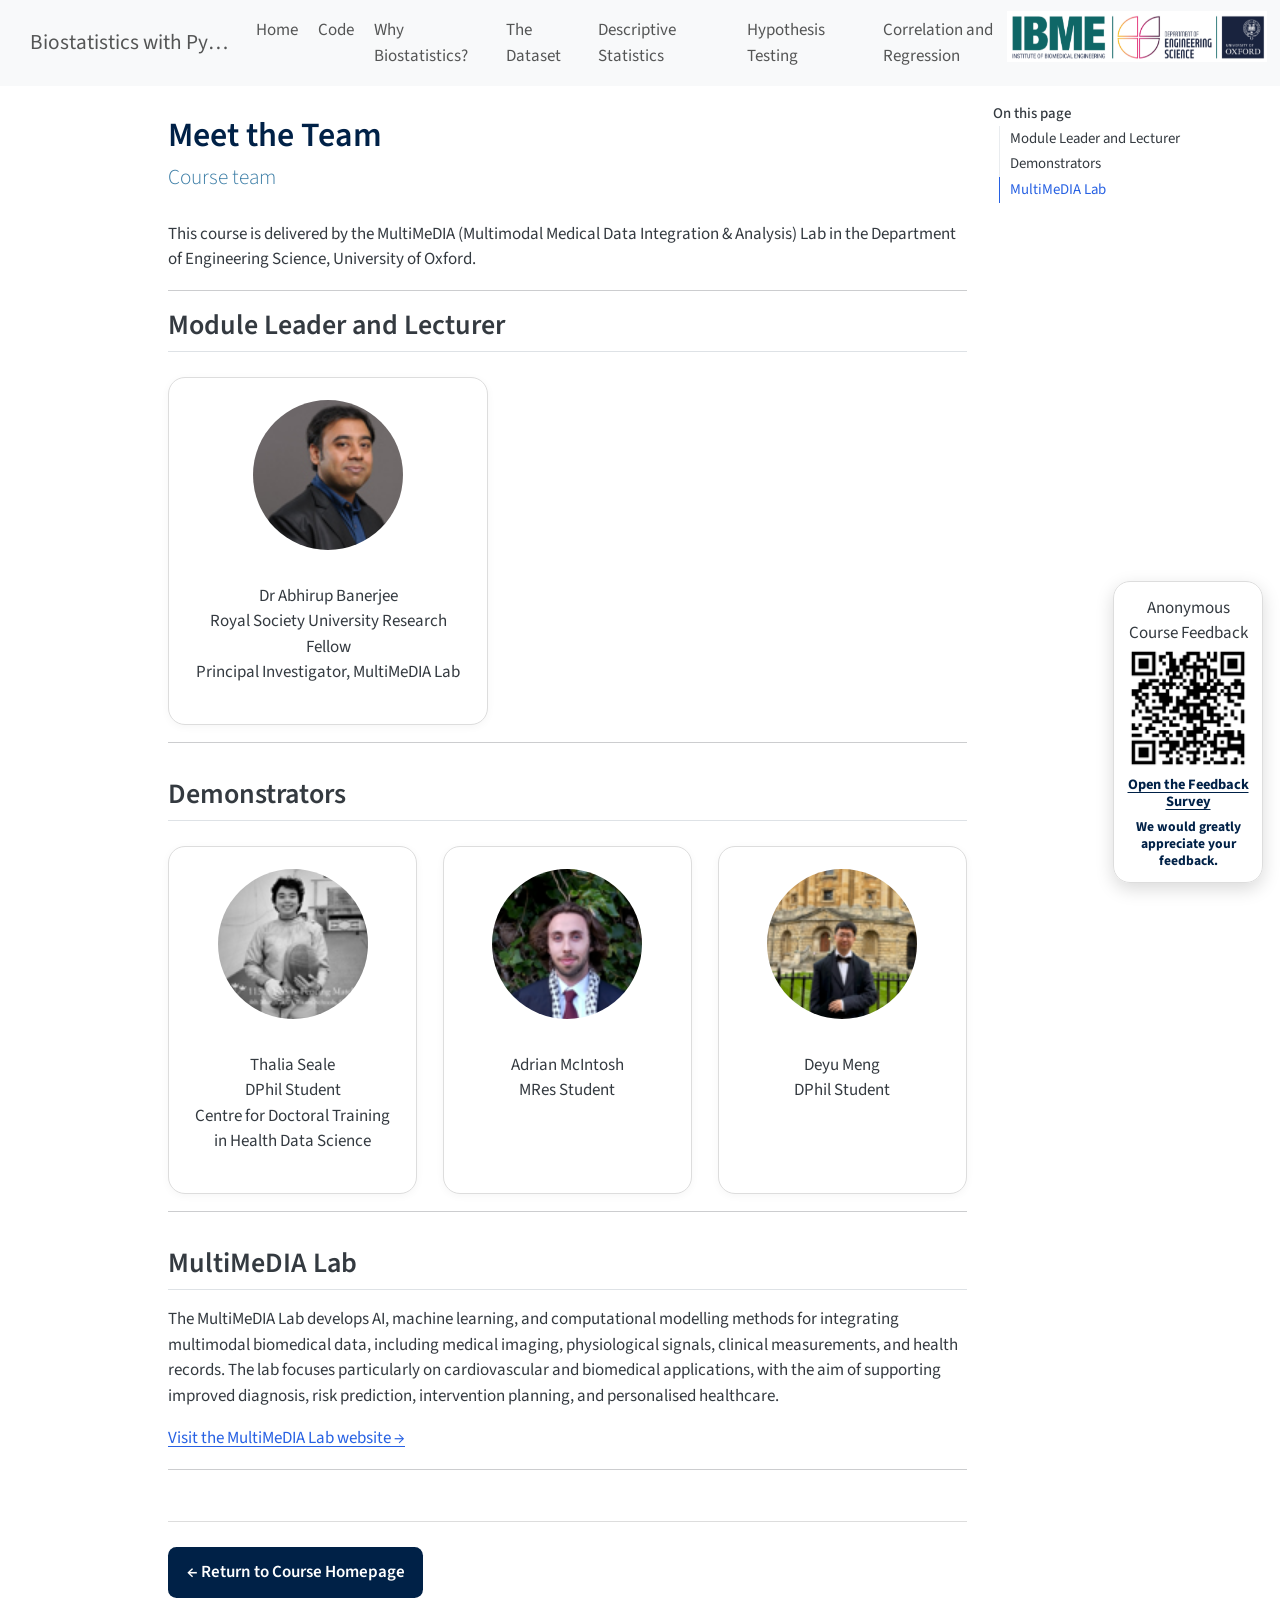
<file: docs/meet-the-team.html>
<!DOCTYPE html>
<html xmlns="http://www.w3.org/1999/xhtml" lang="en" xml:lang="en"><head>

<meta charset="utf-8">
<meta name="generator" content="quarto-1.9.38">

<meta name="viewport" content="width=device-width, initial-scale=1.0, user-scalable=yes">


<title>Meet the Team – Biostatistics with Python</title>
<style>
/* Default styles provided by pandoc.
** See https://pandoc.org/MANUAL.html#variables-for-html for config info.
*/
code{white-space: pre-wrap;}
span.smallcaps{font-variant: small-caps;}
div.columns{display: flex; gap: min(4vw, 1.5em);}
div.column{flex: auto; overflow-x: auto;}
div.hanging-indent{margin-left: 1.5em; text-indent: -1.5em;}
ul.task-list{list-style: none;}
ul.task-list li input[type="checkbox"] {
  width: 0.8em;
  margin: 0 0.8em 0.2em -1em; /* quarto-specific, see https://github.com/quarto-dev/quarto-cli/issues/4556 */ 
  vertical-align: middle;
}
</style>


<script src="site_libs/quarto-nav/quarto-nav.js"></script>
<script src="site_libs/quarto-nav/headroom.min.js"></script>
<script src="site_libs/clipboard/clipboard.min.js"></script>
<script src="site_libs/quarto-search/autocomplete.umd.js"></script>
<script src="site_libs/quarto-search/fuse.min.js"></script>
<script src="site_libs/quarto-search/quarto-search.js"></script>
<meta name="quarto:offset" content="./">
<script src="site_libs/quarto-html/quarto.js" type="module"></script>
<script src="site_libs/quarto-html/tabsets/tabsets.js" type="module"></script>
<script src="site_libs/quarto-html/popper.min.js"></script>
<script src="site_libs/quarto-html/tippy.umd.min.js"></script>
<script src="site_libs/quarto-html/anchor.min.js"></script>
<link href="site_libs/quarto-html/tippy.css" rel="stylesheet">
<link href="site_libs/quarto-html/quarto-syntax-highlighting-15634bcf2e68342d4ad2dfa704d543f6.css" rel="stylesheet" id="quarto-text-highlighting-styles">
<script src="site_libs/bootstrap/bootstrap.min.js"></script>
<link href="site_libs/bootstrap/bootstrap-icons.css" rel="stylesheet">
<link href="site_libs/bootstrap/bootstrap-a0f9fd0d421825b736dc1bbcbcba2219.min.css" rel="stylesheet" append-hash="true" id="quarto-bootstrap" data-mode="light">
<script id="quarto-search-options" type="application/json">{
  "location": "navbar",
  "copy-button": false,
  "collapse-after": 3,
  "panel-placement": "end",
  "type": "overlay",
  "limit": 50,
  "keyboard-shortcut": [
    "f",
    "/",
    "s"
  ],
  "show-item-context": false,
  "language": {
    "search-no-results-text": "No results",
    "search-matching-documents-text": "matching documents",
    "search-copy-link-title": "Copy link to search",
    "search-hide-matches-text": "Hide additional matches",
    "search-more-match-text": "more match in this document",
    "search-more-matches-text": "more matches in this document",
    "search-clear-button-title": "Clear",
    "search-text-placeholder": "",
    "search-detached-cancel-button-title": "Cancel",
    "search-submit-button-title": "Submit",
    "search-label": "Search"
  }
}</script>


<link rel="stylesheet" href="styles.css">
</head>

<body class="nav-fixed quarto-light">

<div id="quarto-search-results"></div>
  <header id="quarto-header" class="headroom fixed-top">
    <nav class="navbar navbar-expand-lg " data-bs-theme="dark">
      <div class="navbar-container container-fluid">
      <div class="navbar-brand-container mx-auto">
    <a class="navbar-brand" href="./index.html">
    <span class="navbar-title">Biostatistics with Python</span>
    </a>
  </div>
            <div id="quarto-search" class="" title="Search"></div>
          <button class="navbar-toggler" type="button" data-bs-toggle="collapse" data-bs-target="#navbarCollapse" aria-controls="navbarCollapse" role="menu" aria-expanded="false" aria-label="Toggle navigation" onclick="if (window.quartoToggleHeadroom) { window.quartoToggleHeadroom(); }">
  <span class="navbar-toggler-icon"></span>
</button>
          <div class="collapse navbar-collapse" id="navbarCollapse">
            <ul class="navbar-nav navbar-nav-scroll me-auto">
  <li class="nav-item">
    <a class="nav-link" href="./index.html"> 
<span class="menu-text">Home</span></a>
  </li>  
  <li class="nav-item">
    <a class="nav-link" href="./how-to-use-the-code.html"> 
<span class="menu-text">Code</span></a>
  </li>  
  <li class="nav-item">
    <a class="nav-link" href="./why-biostatistics.html"> 
<span class="menu-text">Why Biostatistics?</span></a>
  </li>  
  <li class="nav-item">
    <a class="nav-link" href="./meet-the-dataset.html"> 
<span class="menu-text">The Dataset</span></a>
  </li>  
  <li class="nav-item">
    <a class="nav-link" href="./descriptive-statistics.html"> 
<span class="menu-text">Descriptive Statistics</span></a>
  </li>  
  <li class="nav-item">
    <a class="nav-link" href="./hypothesis-testing.html"> 
<span class="menu-text">Hypothesis Testing</span></a>
  </li>  
  <li class="nav-item">
    <a class="nav-link" href="./correlation-regression.html"> 
<span class="menu-text">Correlation and Regression</span></a>
  </li>  
  <li class="nav-item">
    <a class="nav-link active" href="./meet-the-team.html" aria-current="page"> 
<span class="menu-text">Meet the Team</span></a>
  </li>  
  <li class="nav-item compact">
    <a class="nav-link" href="https://eng.ox.ac.uk/multimedia" target="_blank"> <i class="bi bi-globe" role="img">
</i> 
<span class="menu-text"></span></a>
  </li>  
</ul>
          </div> <!-- /navcollapse -->
            <div class="quarto-navbar-tools">
</div>
      </div> <!-- /container-fluid -->
    </nav>
</header>
<!-- content -->
<div id="quarto-content" class="quarto-container page-columns page-rows-contents page-layout-article page-navbar">
<!-- sidebar -->
<!-- margin-sidebar -->
    <div id="quarto-margin-sidebar" class="sidebar margin-sidebar">
        <nav id="TOC" role="doc-toc" class="toc-active">
    <h2 id="toc-title">On this page</h2>
   
  <ul>
  <li><a href="#module-leader-and-lecturer" id="toc-module-leader-and-lecturer" class="nav-link active" data-scroll-target="#module-leader-and-lecturer">Module Leader and Lecturer</a></li>
  <li><a href="#demonstrators" id="toc-demonstrators" class="nav-link" data-scroll-target="#demonstrators">Demonstrators</a></li>
  <li><a href="#multimedia-lab" id="toc-multimedia-lab" class="nav-link" data-scroll-target="#multimedia-lab">MultiMeDIA Lab</a></li>
  </ul>
</nav>
    </div>
<!-- main -->
<main class="content" id="quarto-document-content">

<header id="title-block-header" class="quarto-title-block default">
<div class="quarto-title">
<h1 class="title">Meet the Team</h1>
<p class="subtitle lead">Course team</p>
</div>



<div class="quarto-title-meta">

    
  
    
  </div>
  


</header>


<p>This course is delivered by the MultiMeDIA (Multimodal Medical Data Integration &amp; Analysis) Lab in the Department of Engineering Science, University of Oxford.</p>
<hr>
<section id="module-leader-and-lecturer" class="level2">
<h2 class="anchored" data-anchor-id="module-leader-and-lecturer">Module Leader and Lecturer</h2>
<div class="team-grid single">
<div class="team-card">
<p><img src="image/team/abhirup.jpg" alt="Dr Abhirup Banerjee"></p>
<div class="team-name">
Dr Abhirup Banerjee
</div>
<p>Royal Society University Research Fellow<br>
Principal Investigator, MultiMeDIA Lab</p>
</div>
</div>
<hr>
</section>
<section id="demonstrators" class="level2">
<h2 class="anchored" data-anchor-id="demonstrators">Demonstrators</h2>
<div class="team-grid">
<div class="team-card">
<p><img src="image/team/thalia.jpg" alt="Thalia Seale"></p>
<div class="team-name">
Thalia Seale
</div>
<p>DPhil Student<br>
Centre for Doctoral Training in Health Data Science</p>
</div>
<div class="team-card">
<p><img src="image/team/adrian.png" alt="Adrian McIntosh"></p>
<div class="team-name">
Adrian McIntosh
</div>
<p>MRes Student</p>
</div>
<div class="team-card">
<p><img src="image/team/deyu.png" alt="Deyu Meng"></p>
<div class="team-name">
Deyu Meng
</div>
<p>DPhil Student</p>
</div>
</div>
<hr>
</section>
<section id="multimedia-lab" class="level2">
<h2 class="anchored" data-anchor-id="multimedia-lab">MultiMeDIA Lab</h2>
<p>The MultiMeDIA Lab develops AI, machine learning, and computational modelling methods for integrating multimodal biomedical data, including medical imaging, physiological signals, clinical measurements, and health records. The lab focuses particularly on cardiovascular and biomedical applications, with the aim of supporting improved diagnosis, risk prediction, intervention planning, and personalised healthcare.</p>
<p><a href="https://eng.ox.ac.uk/multimedia" target="_blank" rel="noopener noreferrer"> Visit the MultiMeDIA Lab website → </a></p>
<hr>
<div class="page-navigation">
<p><a class="nav-button previous" href="index.html">← Return to Course Homepage</a></p>
</div>


</section>

</main> <!-- /main -->
<div class="feedback-qr-float">

    <div class="feedback-qr-header">

        Anonymous Course Feedback

    </div>



    <img src="image/Feedback_QR.png" alt="Course Feedback QR Code">





    <div class="feedback-qr-link">

        <a href="https://forms.office.com/e/cGmBbTxPtE" target="_blank" rel="noopener noreferrer">

            Open the Feedback Survey

        </a>

    </div>



    <div class="feedback-qr-note">

        <strong>We would greatly appreciate your feedback.</strong>

    </div>

</div>
<script id="quarto-html-after-body" type="application/javascript">
  window.document.addEventListener("DOMContentLoaded", function (event) {
    const icon = "";
    const anchorJS = new window.AnchorJS();
    anchorJS.options = {
      placement: 'right',
      icon: icon
    };
    anchorJS.add('.anchored');
    const isCodeAnnotation = (el) => {
      for (const clz of el.classList) {
        if (clz.startsWith('code-annotation-')) {                     
          return true;
        }
      }
      return false;
    }
    const onCopySuccess = function(e) {
      // button target
      const button = e.trigger;
      // don't keep focus
      button.blur();
      // flash "checked"
      button.classList.add('code-copy-button-checked');
      var currentTitle = button.getAttribute("title");
      button.setAttribute("title", "Copied!");
      let tooltip;
      if (window.bootstrap) {
        button.setAttribute("data-bs-toggle", "tooltip");
        button.setAttribute("data-bs-placement", "left");
        button.setAttribute("data-bs-title", "Copied!");
        tooltip = new bootstrap.Tooltip(button, 
          { trigger: "manual", 
            customClass: "code-copy-button-tooltip",
            offset: [0, -8]});
        tooltip.show();    
      }
      setTimeout(function() {
        if (tooltip) {
          tooltip.hide();
          button.removeAttribute("data-bs-title");
          button.removeAttribute("data-bs-toggle");
          button.removeAttribute("data-bs-placement");
        }
        button.setAttribute("title", currentTitle);
        button.classList.remove('code-copy-button-checked');
      }, 1000);
      // clear code selection
      e.clearSelection();
    }
    const getTextToCopy = function(trigger) {
      const outerScaffold = trigger.parentElement.cloneNode(true);
      const codeEl = outerScaffold.querySelector('code');
      for (const childEl of codeEl.children) {
        if (isCodeAnnotation(childEl)) {
          childEl.remove();
        }
      }
      return codeEl.innerText;
    }
    const clipboard = new window.ClipboardJS('.code-copy-button:not([data-in-quarto-modal])', {
      text: getTextToCopy
    });
    clipboard.on('success', onCopySuccess);
    if (window.document.getElementById('quarto-embedded-source-code-modal')) {
      const clipboardModal = new window.ClipboardJS('.code-copy-button[data-in-quarto-modal]', {
        text: getTextToCopy,
        container: window.document.getElementById('quarto-embedded-source-code-modal')
      });
      clipboardModal.on('success', onCopySuccess);
    }
      var localhostRegex = new RegExp(/^(?:http|https):\/\/localhost\:?[0-9]*\//);
      var mailtoRegex = new RegExp(/^mailto:/);
        var filterRegex = new RegExp("https:\/\/multimedia-oxford\.github\.io\/Biostatistics\/");
      var isInternal = (href) => {
          return filterRegex.test(href) || localhostRegex.test(href) || mailtoRegex.test(href);
      }
      // Inspect non-navigation links and adorn them if external
     var links = window.document.querySelectorAll('a[href]:not(.nav-link):not(.navbar-brand):not(.toc-action):not(.sidebar-link):not(.sidebar-item-toggle):not(.pagination-link):not(.no-external):not([aria-hidden]):not(.dropdown-item):not(.quarto-navigation-tool):not(.about-link)');
      for (var i=0; i<links.length; i++) {
        const link = links[i];
        if (!isInternal(link.href)) {
          // undo the damage that might have been done by quarto-nav.js in the case of
          // links that we want to consider external
          if (link.dataset.originalHref !== undefined) {
            link.href = link.dataset.originalHref;
          }
        }
      }
    function tippyHover(el, contentFn, onTriggerFn, onUntriggerFn) {
      const config = {
        allowHTML: true,
        maxWidth: 500,
        delay: 100,
        arrow: false,
        appendTo: function(el) {
            return el.parentElement;
        },
        interactive: true,
        interactiveBorder: 10,
        theme: 'quarto',
        placement: 'bottom-start',
      };
      if (contentFn) {
        config.content = contentFn;
      }
      if (onTriggerFn) {
        config.onTrigger = onTriggerFn;
      }
      if (onUntriggerFn) {
        config.onUntrigger = onUntriggerFn;
      }
      window.tippy(el, config); 
    }
    const noterefs = window.document.querySelectorAll('a[role="doc-noteref"]');
    for (var i=0; i<noterefs.length; i++) {
      const ref = noterefs[i];
      tippyHover(ref, function() {
        // use id or data attribute instead here
        let href = ref.getAttribute('data-footnote-href') || ref.getAttribute('href');
        try { href = new URL(href).hash; } catch {}
        const id = href.replace(/^#\/?/, "");
        const note = window.document.getElementById(id);
        if (note) {
          return note.innerHTML;
        } else {
          return "";
        }
      });
    }
    const xrefs = window.document.querySelectorAll('a.quarto-xref');
    const processXRef = (id, note) => {
      // Strip column container classes
      const stripColumnClz = (el) => {
        el.classList.remove("page-full", "page-columns");
        if (el.children) {
          for (const child of el.children) {
            stripColumnClz(child);
          }
        }
      }
      stripColumnClz(note)
      if (id === null || id.startsWith('sec-')) {
        // Special case sections, only their first couple elements
        const container = document.createElement("div");
        if (note.children && note.children.length > 2) {
          container.appendChild(note.children[0].cloneNode(true));
          for (let i = 1; i < note.children.length; i++) {
            const child = note.children[i];
            if (child.tagName === "P" && child.innerText === "") {
              continue;
            } else {
              container.appendChild(child.cloneNode(true));
              break;
            }
          }
          if (window.Quarto?.typesetMath) {
            window.Quarto.typesetMath(container);
          }
          return container.innerHTML
        } else {
          if (window.Quarto?.typesetMath) {
            window.Quarto.typesetMath(note);
          }
          return note.innerHTML;
        }
      } else {
        // Remove any anchor links if they are present
        const anchorLink = note.querySelector('a.anchorjs-link');
        if (anchorLink) {
          anchorLink.remove();
        }
        if (window.Quarto?.typesetMath) {
          window.Quarto.typesetMath(note);
        }
        if (note.classList.contains("callout")) {
          return note.outerHTML;
        } else {
          return note.innerHTML;
        }
      }
    }
    for (var i=0; i<xrefs.length; i++) {
      const xref = xrefs[i];
      tippyHover(xref, undefined, function(instance) {
        instance.disable();
        let url = xref.getAttribute('href');
        let hash = undefined; 
        if (url.startsWith('#')) {
          hash = url;
        } else {
          try { hash = new URL(url).hash; } catch {}
        }
        if (hash) {
          const id = hash.replace(/^#\/?/, "");
          const note = window.document.getElementById(id);
          if (note !== null) {
            try {
              const html = processXRef(id, note.cloneNode(true));
              instance.setContent(html);
            } finally {
              instance.enable();
              instance.show();
            }
          } else {
            // See if we can fetch this
            fetch(url.split('#')[0])
            .then(res => res.text())
            .then(html => {
              const parser = new DOMParser();
              const htmlDoc = parser.parseFromString(html, "text/html");
              const note = htmlDoc.getElementById(id);
              if (note !== null) {
                const html = processXRef(id, note);
                instance.setContent(html);
              } 
            }).finally(() => {
              instance.enable();
              instance.show();
            });
          }
        } else {
          // See if we can fetch a full url (with no hash to target)
          // This is a special case and we should probably do some content thinning / targeting
          fetch(url)
          .then(res => res.text())
          .then(html => {
            const parser = new DOMParser();
            const htmlDoc = parser.parseFromString(html, "text/html");
            const note = htmlDoc.querySelector('main.content');
            if (note !== null) {
              // This should only happen for chapter cross references
              // (since there is no id in the URL)
              // remove the first header
              if (note.children.length > 0 && note.children[0].tagName === "HEADER") {
                note.children[0].remove();
              }
              const html = processXRef(null, note);
              instance.setContent(html);
            } 
          }).finally(() => {
            instance.enable();
            instance.show();
          });
        }
      }, function(instance) {
      });
    }
        let selectedAnnoteEl;
        const selectorForAnnotation = ( cell, annotation) => {
          let cellAttr = 'data-code-cell="' + cell + '"';
          let lineAttr = 'data-code-annotation="' +  annotation + '"';
          const selector = 'span[' + cellAttr + '][' + lineAttr + ']';
          return selector;
        }
        const selectCodeLines = (annoteEl) => {
          const doc = window.document;
          const targetCell = annoteEl.getAttribute("data-target-cell");
          const targetAnnotation = annoteEl.getAttribute("data-target-annotation");
          const annoteSpan = window.document.querySelector(selectorForAnnotation(targetCell, targetAnnotation));
          const lines = annoteSpan.getAttribute("data-code-lines").split(",");
          const lineIds = lines.map((line) => {
            return targetCell + "-" + line;
          })
          let top = null;
          let height = null;
          let parent = null;
          if (lineIds.length > 0) {
              //compute the position of the single el (top and bottom and make a div)
              const el = window.document.getElementById(lineIds[0]);
              top = el.offsetTop;
              height = el.offsetHeight;
              parent = el.parentElement.parentElement;
            if (lineIds.length > 1) {
              const lastEl = window.document.getElementById(lineIds[lineIds.length - 1]);
              const bottom = lastEl.offsetTop + lastEl.offsetHeight;
              height = bottom - top;
            }
            if (top !== null && height !== null && parent !== null) {
              // cook up a div (if necessary) and position it 
              let div = window.document.getElementById("code-annotation-line-highlight");
              if (div === null) {
                div = window.document.createElement("div");
                div.setAttribute("id", "code-annotation-line-highlight");
                div.style.position = 'absolute';
                parent.appendChild(div);
              }
              div.style.top = top - 2 + "px";
              div.style.height = height + 4 + "px";
              div.style.left = 0;
              let gutterDiv = window.document.getElementById("code-annotation-line-highlight-gutter");
              if (gutterDiv === null) {
                gutterDiv = window.document.createElement("div");
                gutterDiv.setAttribute("id", "code-annotation-line-highlight-gutter");
                gutterDiv.style.position = 'absolute';
                const codeCell = window.document.getElementById(targetCell);
                const gutter = codeCell.querySelector('.code-annotation-gutter');
                gutter.appendChild(gutterDiv);
              }
              gutterDiv.style.top = top - 2 + "px";
              gutterDiv.style.height = height + 4 + "px";
            }
            selectedAnnoteEl = annoteEl;
          }
        };
        const unselectCodeLines = () => {
          const elementsIds = ["code-annotation-line-highlight", "code-annotation-line-highlight-gutter"];
          elementsIds.forEach((elId) => {
            const div = window.document.getElementById(elId);
            if (div) {
              div.remove();
            }
          });
          selectedAnnoteEl = undefined;
        };
          // Handle positioning of the toggle
      window.addEventListener(
        "resize",
        throttle(() => {
          elRect = undefined;
          if (selectedAnnoteEl) {
            selectCodeLines(selectedAnnoteEl);
          }
        }, 10)
      );
      function throttle(fn, ms) {
      let throttle = false;
      let timer;
        return (...args) => {
          if(!throttle) { // first call gets through
              fn.apply(this, args);
              throttle = true;
          } else { // all the others get throttled
              if(timer) clearTimeout(timer); // cancel #2
              timer = setTimeout(() => {
                fn.apply(this, args);
                timer = throttle = false;
              }, ms);
          }
        };
      }
        // Attach click handler to the DT
        const annoteDls = window.document.querySelectorAll('dt[data-target-cell]');
        for (const annoteDlNode of annoteDls) {
          annoteDlNode.addEventListener('click', (event) => {
            const clickedEl = event.target;
            if (clickedEl !== selectedAnnoteEl) {
              unselectCodeLines();
              const activeEl = window.document.querySelector('dt[data-target-cell].code-annotation-active');
              if (activeEl) {
                activeEl.classList.remove('code-annotation-active');
              }
              selectCodeLines(clickedEl);
              clickedEl.classList.add('code-annotation-active');
            } else {
              // Unselect the line
              unselectCodeLines();
              clickedEl.classList.remove('code-annotation-active');
            }
          });
        }
    const findCites = (el) => {
      const parentEl = el.parentElement;
      if (parentEl) {
        const cites = parentEl.dataset.cites;
        if (cites) {
          return {
            el,
            cites: cites.split(' ')
          };
        } else {
          return findCites(el.parentElement)
        }
      } else {
        return undefined;
      }
    };
    var bibliorefs = window.document.querySelectorAll('a[role="doc-biblioref"]');
    for (var i=0; i<bibliorefs.length; i++) {
      const ref = bibliorefs[i];
      const citeInfo = findCites(ref);
      if (citeInfo) {
        tippyHover(citeInfo.el, function() {
          var popup = window.document.createElement('div');
          citeInfo.cites.forEach(function(cite) {
            var citeDiv = window.document.createElement('div');
            citeDiv.classList.add('hanging-indent');
            citeDiv.classList.add('csl-entry');
            var biblioDiv = window.document.getElementById('ref-' + cite);
            if (biblioDiv) {
              citeDiv.innerHTML = biblioDiv.innerHTML;
            }
            popup.appendChild(citeDiv);
          });
          return popup.innerHTML;
        });
      }
    }
  });
  </script>
</div> <!-- /content -->




</body></html>
</file>
<file: docs/site_libs/quarto-html/tippy.css>
.tippy-box[data-animation=fade][data-state=hidden]{opacity:0}[data-tippy-root]{max-width:calc(100vw - 10px)}.tippy-box{position:relative;background-color:#333;color:#fff;border-radius:4px;font-size:14px;line-height:1.4;white-space:normal;outline:0;transition-property:transform,visibility,opacity}.tippy-box[data-placement^=top]>.tippy-arrow{bottom:0}.tippy-box[data-placement^=top]>.tippy-arrow:before{bottom:-7px;left:0;border-width:8px 8px 0;border-top-color:initial;transform-origin:center top}.tippy-box[data-placement^=bottom]>.tippy-arrow{top:0}.tippy-box[data-placement^=bottom]>.tippy-arrow:before{top:-7px;left:0;border-width:0 8px 8px;border-bottom-color:initial;transform-origin:center bottom}.tippy-box[data-placement^=left]>.tippy-arrow{right:0}.tippy-box[data-placement^=left]>.tippy-arrow:before{border-width:8px 0 8px 8px;border-left-color:initial;right:-7px;transform-origin:center left}.tippy-box[data-placement^=right]>.tippy-arrow{left:0}.tippy-box[data-placement^=right]>.tippy-arrow:before{left:-7px;border-width:8px 8px 8px 0;border-right-color:initial;transform-origin:center right}.tippy-box[data-inertia][data-state=visible]{transition-timing-function:cubic-bezier(.54,1.5,.38,1.11)}.tippy-arrow{width:16px;height:16px;color:#333}.tippy-arrow:before{content:"";position:absolute;border-color:transparent;border-style:solid}.tippy-content{position:relative;padding:5px 9px;z-index:1}
</file>
<file: docs/site_libs/quarto-html/quarto-syntax-highlighting-15634bcf2e68342d4ad2dfa704d543f6.css>
/* quarto syntax highlight colors */
:root {
  --quarto-hl-ot-color: #003B4F;
  --quarto-hl-at-color: #657422;
  --quarto-hl-ss-color: #20794D;
  --quarto-hl-an-color: #5E5E5E;
  --quarto-hl-fu-color: #4758AB;
  --quarto-hl-st-color: #20794D;
  --quarto-hl-cf-color: #003B4F;
  --quarto-hl-op-color: #5E5E5E;
  --quarto-hl-er-color: #AD0000;
  --quarto-hl-bn-color: #AD0000;
  --quarto-hl-al-color: #AD0000;
  --quarto-hl-va-color: #111111;
  --quarto-hl-bu-color: inherit;
  --quarto-hl-ex-color: inherit;
  --quarto-hl-pp-color: #AD0000;
  --quarto-hl-in-color: #5E5E5E;
  --quarto-hl-vs-color: #20794D;
  --quarto-hl-wa-color: #5E5E5E;
  --quarto-hl-do-color: #5E5E5E;
  --quarto-hl-im-color: #00769E;
  --quarto-hl-ch-color: #20794D;
  --quarto-hl-dt-color: #AD0000;
  --quarto-hl-fl-color: #AD0000;
  --quarto-hl-co-color: #5E5E5E;
  --quarto-hl-cv-color: #5E5E5E;
  --quarto-hl-cn-color: #8f5902;
  --quarto-hl-sc-color: #5E5E5E;
  --quarto-hl-dv-color: #AD0000;
  --quarto-hl-kw-color: #003B4F;
}

/* other quarto variables */
:root {
  --quarto-font-monospace: SFMono-Regular, Menlo, Monaco, Consolas, "Liberation Mono", "Courier New", monospace;
}

/* syntax highlight based on Pandoc's rules */
pre > code.sourceCode > span {
  color: #003B4F;
}

code.sourceCode > span {
  color: #003B4F;
}

div.sourceCode,
div.sourceCode pre.sourceCode {
  color: #003B4F;
}

/* Normal */
code span {
  color: #003B4F;
}

/* Alert */
code span.al {
  color: #AD0000;
  font-style: inherit;
}

/* Annotation */
code span.an {
  color: #5E5E5E;
  font-style: inherit;
}

/* Attribute */
code span.at {
  color: #657422;
  font-style: inherit;
}

/* BaseN */
code span.bn {
  color: #AD0000;
  font-style: inherit;
}

/* BuiltIn */
code span.bu {
  font-style: inherit;
}

/* ControlFlow */
code span.cf {
  color: #003B4F;
  font-weight: bold;
  font-style: inherit;
}

/* Char */
code span.ch {
  color: #20794D;
  font-style: inherit;
}

/* Constant */
code span.cn {
  color: #8f5902;
  font-style: inherit;
}

/* Comment */
code span.co {
  color: #5E5E5E;
  font-style: inherit;
}

/* CommentVar */
code span.cv {
  color: #5E5E5E;
  font-style: italic;
}

/* Documentation */
code span.do {
  color: #5E5E5E;
  font-style: italic;
}

/* DataType */
code span.dt {
  color: #AD0000;
  font-style: inherit;
}

/* DecVal */
code span.dv {
  color: #AD0000;
  font-style: inherit;
}

/* Error */
code span.er {
  color: #AD0000;
  font-style: inherit;
}

/* Extension */
code span.ex {
  font-style: inherit;
}

/* Float */
code span.fl {
  color: #AD0000;
  font-style: inherit;
}

/* Function */
code span.fu {
  color: #4758AB;
  font-style: inherit;
}

/* Import */
code span.im {
  color: #00769E;
  font-style: inherit;
}

/* Information */
code span.in {
  color: #5E5E5E;
  font-style: inherit;
}

/* Keyword */
code span.kw {
  color: #003B4F;
  font-weight: bold;
  font-style: inherit;
}

/* Operator */
code span.op {
  color: #5E5E5E;
  font-style: inherit;
}

/* Other */
code span.ot {
  color: #003B4F;
  font-style: inherit;
}

/* Preprocessor */
code span.pp {
  color: #AD0000;
  font-style: inherit;
}

/* SpecialChar */
code span.sc {
  color: #5E5E5E;
  font-style: inherit;
}

/* SpecialString */
code span.ss {
  color: #20794D;
  font-style: inherit;
}

/* String */
code span.st {
  color: #20794D;
  font-style: inherit;
}

/* Variable */
code span.va {
  color: #111111;
  font-style: inherit;
}

/* VerbatimString */
code span.vs {
  color: #20794D;
  font-style: inherit;
}

/* Warning */
code span.wa {
  color: #5E5E5E;
  font-style: italic;
}

.prevent-inlining {
  content: "</";
}

/*# sourceMappingURL=f23921c56f73e400b49028c9186a1aa0.css.map */
</file>
<file: docs/styles.css>
.hero-banner {
  padding: 3rem 2rem;
  border-radius: 1rem;
  background: linear-gradient(135deg, #f8f9fa 0%, #eaf1f8 100%);
  margin-bottom: 2rem;
}

.hero-banner h1 {
  color: #002147;
  font-size: 3rem;
  font-weight: 750;
}

.hero-banner h2 {
  color: #3A7CA5;
  font-weight: 500;
}

.homepage #title-block-header {
  display: none;
}

.callout-note {
  border-left-color: #002147;
}

.callout-tip {
  border-left-color: #3A7CA5;
}

.callout-important {
  border-left-color: #C73E3A;
}

.callout-warning {
  border-left-color: #C73E3A;
}

.quarto-title-block .title {
  color: #002147;
}

table {
  width: 100%;
}

.figure-caption {
  font-size: 0.95rem;
  color: #555555;
}

img {
  border-radius: 0.35rem;
}

.subtitle {
  color: #3A7CA5;
}

/* Department/IBME/Oxford logo on the top-right of every page. */
body::before {
  content: "";
  position: fixed;
  top: 0.45rem;
  right: 0.75rem;
  width: 260px;
  height: 58px;
  background-image: url("image/logo.png");
  background-repeat: no-repeat;
  background-size: contain;
  background-position: right center;
  z-index: 1100;
  pointer-events: none;
}

.navbar {
  min-height: 76px;
  padding-right: 300px;
}

/* Hide the large logo on narrower screens to avoid overlap. */
@media (max-width: 1250px) {
  body::before {
    display: none;
  }

  .navbar {
    min-height: 56px;
  }
}


.page-navigation {
  display: flex;
  justify-content: space-between;
  gap: 1rem;
  margin-top: 3rem;
  padding-top: 1.5rem;
  border-top: 1px solid #dddddd;
}

.nav-button {
  display: inline-block;
  padding: 0.75rem 1.1rem;
  border-radius: 0.5rem;
  background: #002147;
  color: white;
  text-decoration: none;
  font-weight: 600;
}

.nav-button:hover {
  background: #3A7CA5;
  color: white;
  text-decoration: none;
}

.nav-button.next {
  margin-left: auto;
}

.nav-button.previous {
  margin-right: auto;
}

.team-grid {
  display: grid;
  grid-template-columns: repeat(auto-fit, minmax(220px, 1fr));
  gap: 1.5rem;
  margin-top: 1.5rem;
}

.team-grid.single {
  max-width: 320px;
}

.team-card {
  border: 1px solid #dddddd;
  border-radius: 1rem;
  padding: 1.25rem;
  background: #ffffff;
  box-shadow: 0 2px 8px rgba(0,0,0,0.04);
  text-align: center;
}

.team-card img {
  width: 150px;
  height: 150px;
  object-fit: cover;
  border-radius: 50%;
  margin-bottom: 1rem;
}

.feedback-qr-float {
  position: fixed;
  right: 1rem;
  bottom: 1rem;
  width: 150px;
  padding: 0.75rem;
  background: rgba(255, 255, 255, 0.96);
  border: 1px solid #dddddd;
  border-radius: 1rem;
  box-shadow: 0 6px 18px rgba(0, 0, 0, 0.15);
  z-index: 1200;
  text-align: center;
}

.feedback-qr-float img {
  width: 100%;
  height: auto;
  display: block;
  border-radius: 0.5rem;
}

.feedback-qr-title {
  font-size: 0.92rem;
  font-weight: 700;
  color: #002147;
  margin-bottom: 0.45rem;
}

@media (max-width: 992px) {
  .feedback-qr-float {
    width: 120px;
    right: 0.7rem;
    bottom: 0.7rem;
  }
}

@media (max-width: 768px) {
  .feedback-qr-float {
    display: none;
  }
}


.feedback-qr-link {
  margin-top: 0.4rem;
  font-size: 0.85rem;
  line-height: 1.2;
}

.feedback-qr-link a {
  font-weight: 700;
  color: #002147;
  text-decoration: underline;
}

.feedback-qr-link a:hover {
  text-decoration: none;
}

.feedback-qr-note {
  margin-top: 0.45rem;
  font-size: 0.8rem;
  line-height: 1.25;
  color: #002147;
}
</file>
